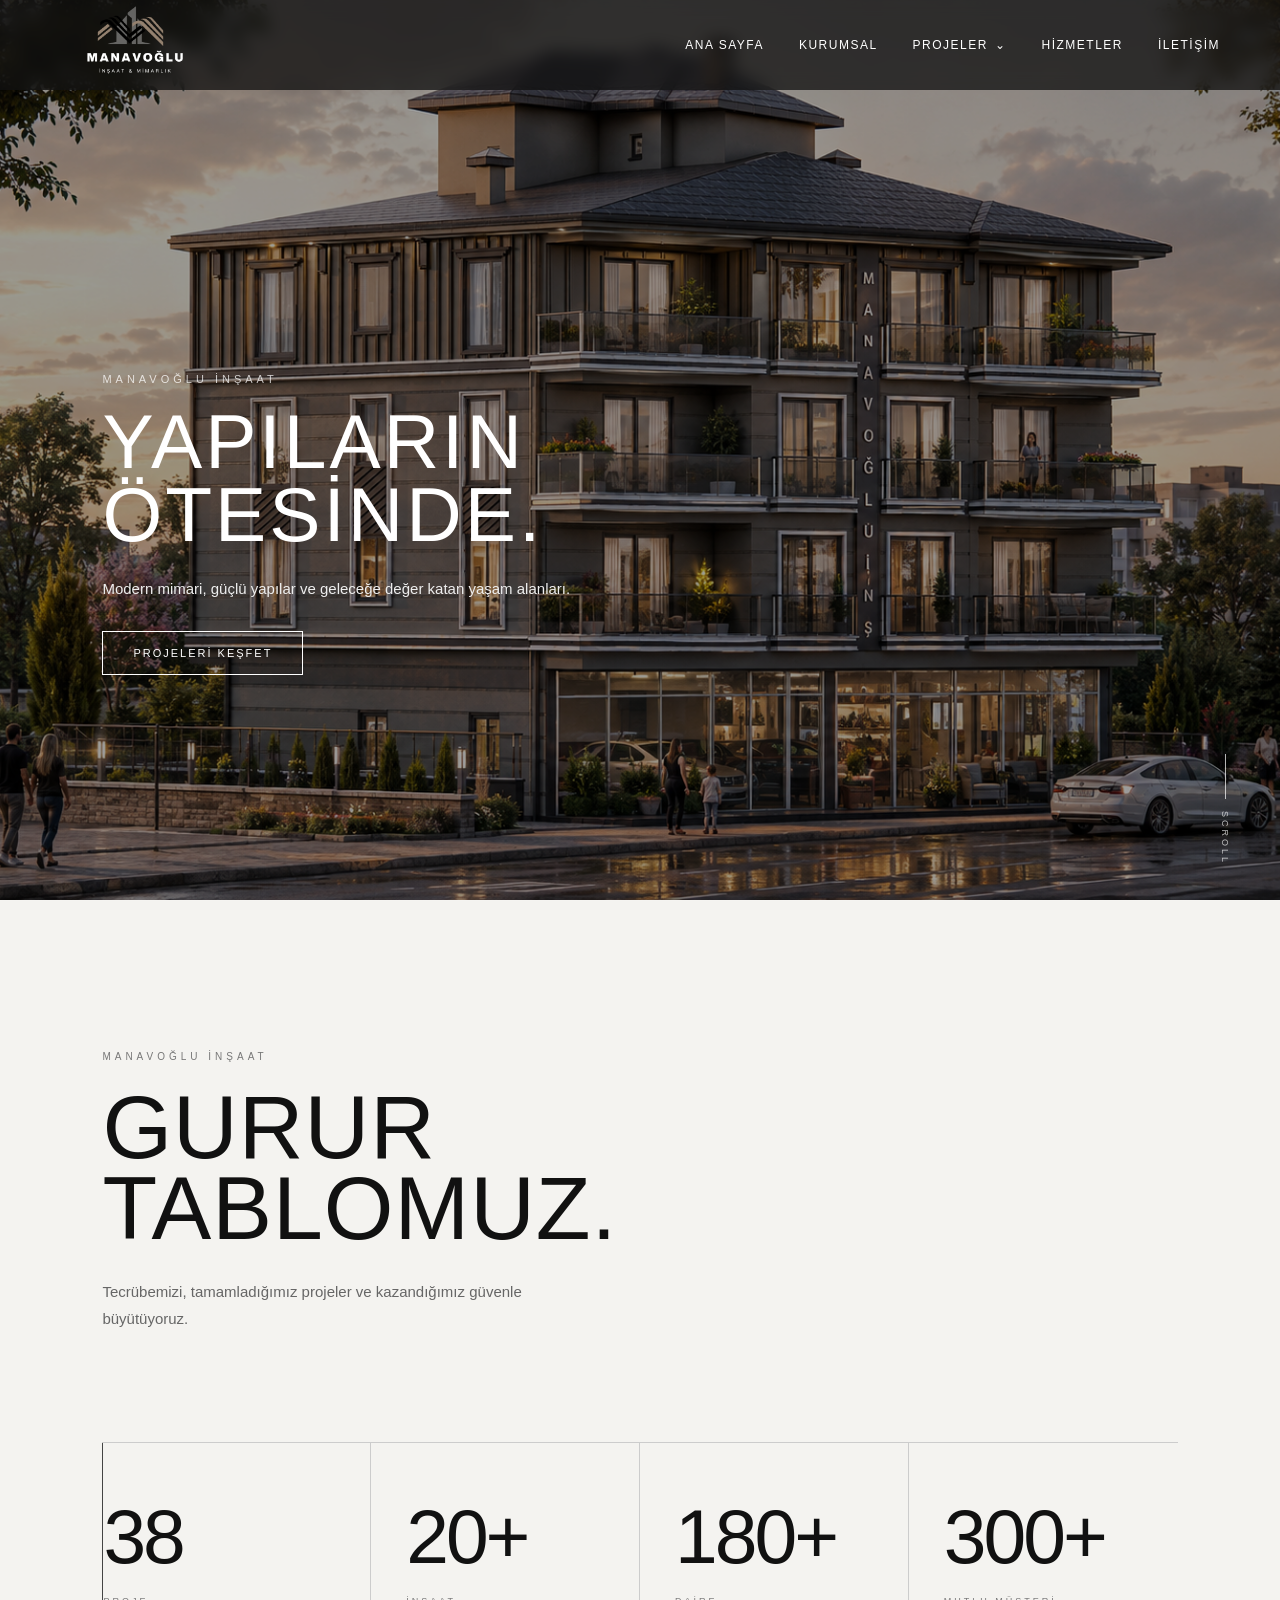
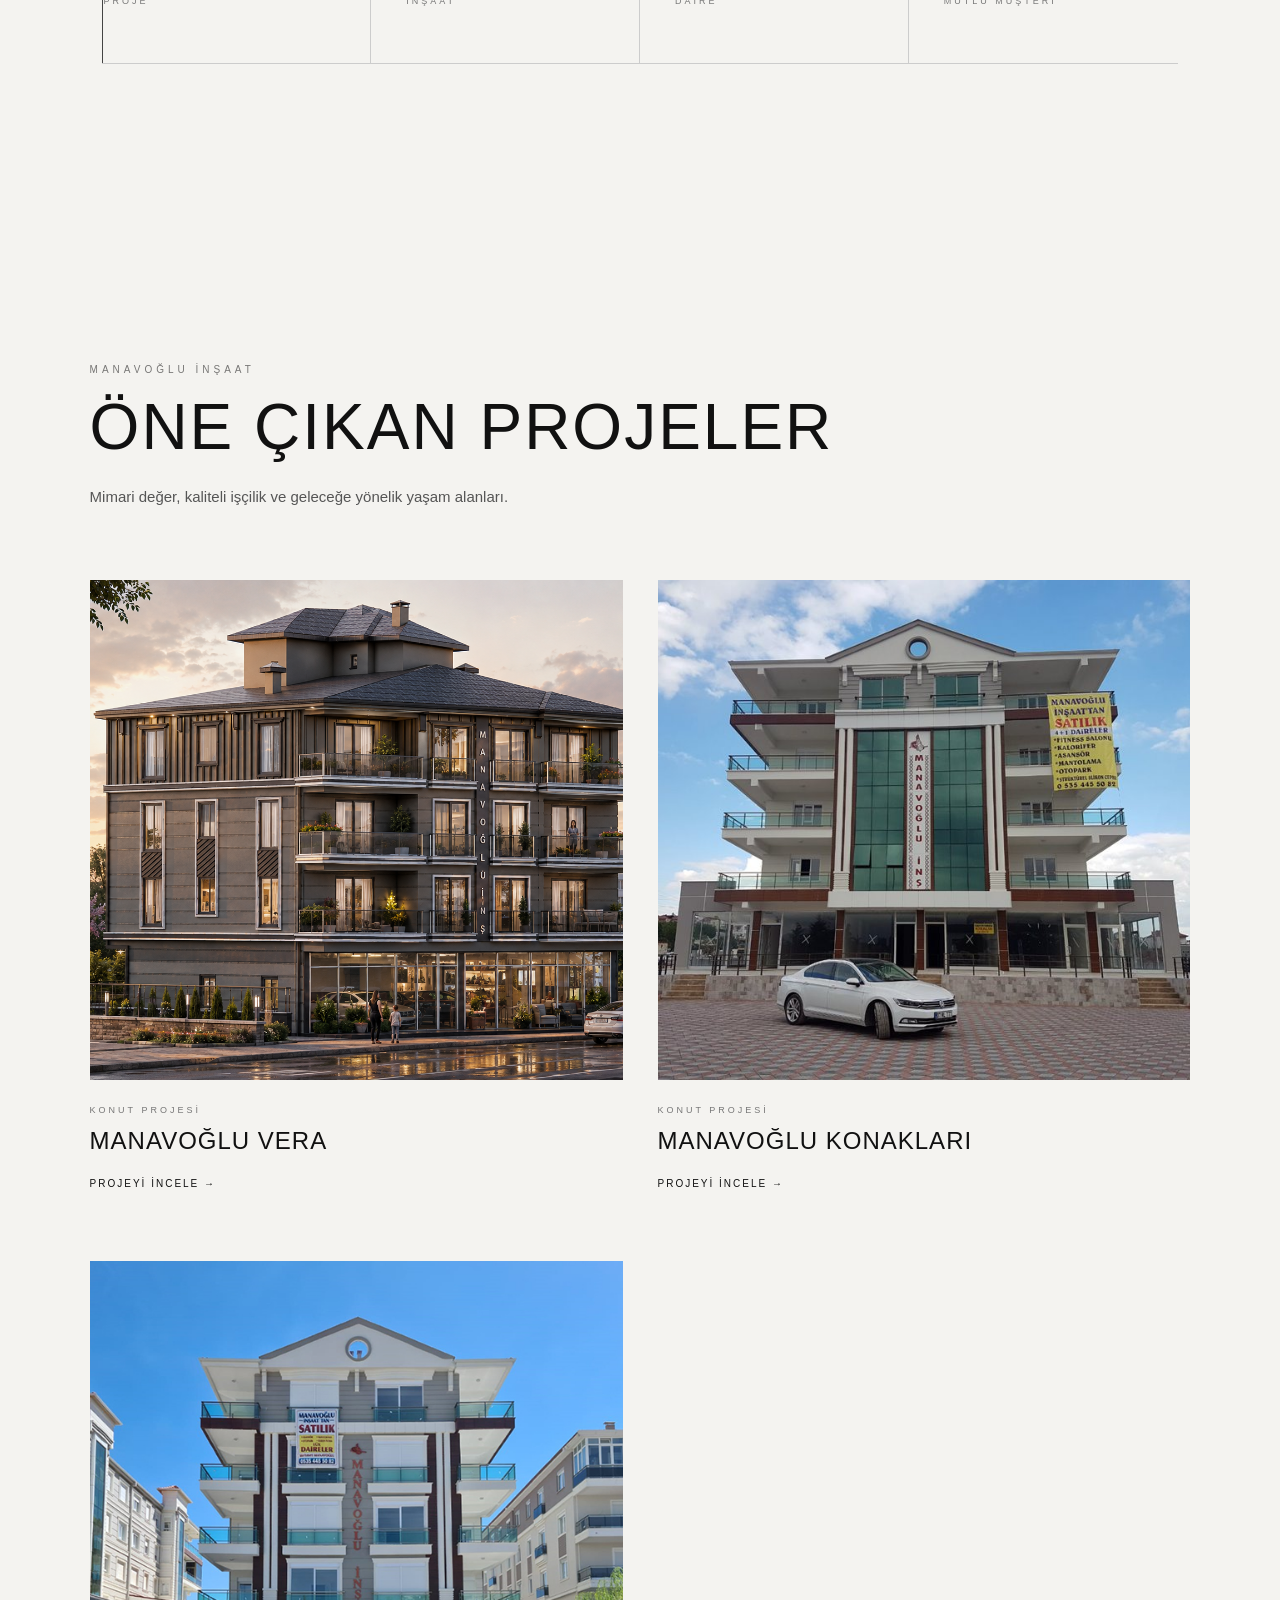
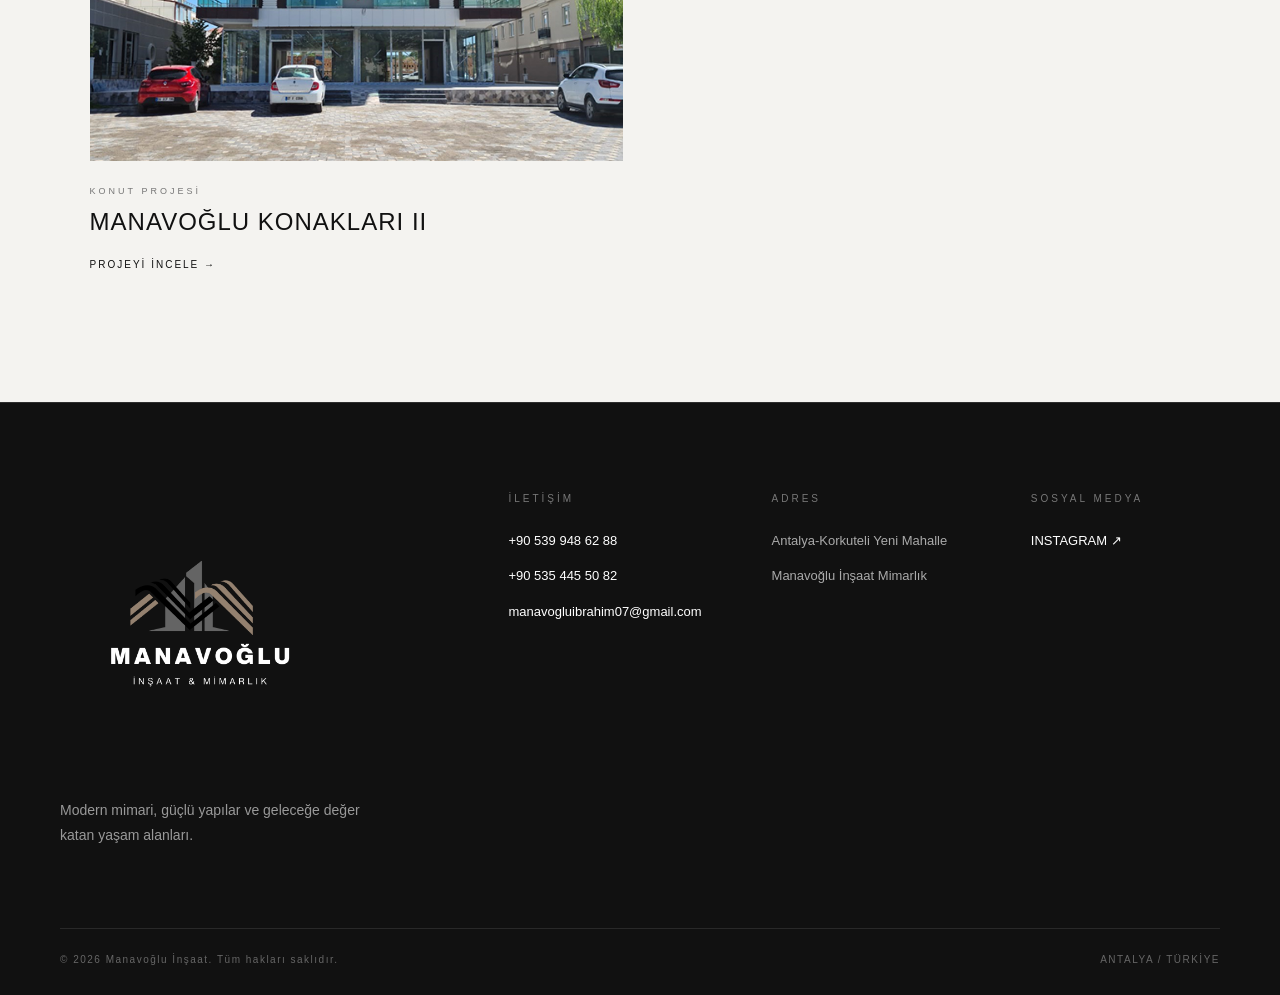
<file: index.html>
<!DOCTYPE html>
<html lang="tr">

<head>

    <meta charset="UTF-8">
    <meta name="viewport" content="width=device-width, initial-scale=1.0">

    <link rel="icon" type="image/png" href="./images/favicon.png">

    <title>Manavoğlu İnşaat</title>

    <link rel="stylesheet" href="css/style.css">

</head>


<body>


    <!-- =========================
         ÜST MENÜ
    ========================== -->

    <header class="navbar">


        <!-- LOGO -->

        <a href="index.html" class="logo">

            <img
                src="./images/manavoglu logo seffaf site icin.png"
                alt="Manavoğlu İnşaat"
            >

        </a>



        <!-- MASAÜSTÜ MENÜ -->

        <nav class="menu">


            <a href="index.html">
                ANA SAYFA
            </a>


            <a href="kurumsal.html">
                KURUMSAL
            </a>



            <!-- PROJELER -->

            <div class="menu-dropdown">


                <button
                    type="button"
                    class="projects-menu-button"
                    id="projectsMenuButton"
                >

                    PROJELER

                    <span class="dropdown-arrow">
                        ⌄
                    </span>

                </button>



                <div
                    class="dropdown-content"
                    id="projectsDropdown"
                >

                    <a href="projeler.html#devam-eden">
                        DEVAM EDEN PROJELER
                    </a>

                    <a href="projeler.html#tamamlanan">
                        TAMAMLANAN PROJELER
                    </a>

                </div>


            </div>



            <a href="#">
                HİZMETLER
            </a>


            <a href="#iletisim">
                İLETİŞİM
            </a>


        </nav>



        <!-- HAMBURGER -->

        <button
            class="hamburger"
            id="hamburger"
            type="button"
            aria-label="Menüyü aç"
        >

            <span></span>
            <span></span>
            <span></span>

        </button>



        <!-- MOBİL MENÜ -->

        <nav
            class="mobile-menu"
            id="mobileMenu"
        >


            <a href="index.html">
                ANA SAYFA
            </a>


            <a href="kurumsal.html">
                KURUMSAL
            </a>



            <!-- MOBİL PROJELER -->

            <div class="mobile-dropdown">


                <button
                    type="button"
                    class="mobile-dropdown-button"
                    id="mobileProjectsButton"
                >

                    PROJELER

                    <span class="dropdown-arrow">
                        ⌄
                    </span>

                </button>



                <div class="mobile-dropdown-content">


                    <a href="projeler.html#devam-eden">
                        DEVAM EDEN PROJELER
                    </a>


                    <a href="projeler.html#tamamlanan">
                        TAMAMLANAN PROJELER
                    </a>


                </div>


            </div>



            <a href="#">
                HİZMETLER
            </a>


            <a href="#iletisim">
                İLETİŞİM
            </a>


        </nav>


    </header>




    <main>



        <!-- =========================
             HERO
        ========================== -->

        <section class="hero">


            <img
                src="./images/hero.png"
                class="hero-image"
                alt="Manavoğlu İnşaat projesi"
            >


            <div class="hero-overlay"></div>



            <div class="hero-content">


                <p class="hero-small">
                    MANAVOĞLU İNŞAAT
                </p>


                <h1>
                    YAPILARIN<br>
                    ÖTESİNDE.
                </h1>


                <p class="hero-text">

                    Modern mimari, güçlü yapılar ve
                    geleceğe değer katan yaşam alanları.

                </p>


                <a
                    href="#projeler"
                    class="hero-button"
                >
                    PROJELERİ KEŞFET
                </a>


            </div>



            <div class="scroll-indicator">

                <span></span>

                SCROLL

            </div>


        </section>




        <!-- =========================
             GURUR TABLOMUZ
        ========================== -->

        <section class="stats-section">


            <!-- BAŞLIK -->

            <div class="stats-header">


                <p>
                    MANAVOĞLU İNŞAAT
                </p>


                <h2>

                    GURUR TABLOMUZ.<br>
                

                </h2>


                <span>

                    Tecrübemizi, tamamladığımız projeler ve
                    kazandığımız güvenle büyütüyoruz.

                </span>


            </div>



            <!-- RAKAMLAR -->

            <div class="stats-grid">


                <!-- PROJE -->

                <div class="stat-item">

                    <strong>
                        38
                    </strong>

                    <span>
                        PROJE
                    </span>

                </div>



                <!-- İNŞAAT -->

                <div class="stat-item">

                    <strong>
                        20+
                    </strong>

                    <span>
                        İNŞAAT
                    </span>

                </div>



                <!-- DAİRE -->

                <div class="stat-item">

                    <strong>
                        180+
                    </strong>

                    <span>
                        DAİRE
                    </span>

                </div>



                <!-- MUTLU MÜŞTERİ -->

                <div class="stat-item">

                    <strong>
                        300+
                    </strong>

                    <span>
                        MUTLU MÜŞTERİ
                    </span>

                </div>


            </div>


        </section>




        <!-- =========================
             ÖNE ÇIKAN PROJELER
        ========================== -->

        <section
            class="projects-section"
            id="projeler"
        >


            <div class="section-header">


                <p class="section-small">
                    MANAVOĞLU İNŞAAT
                </p>


                <h2>
                    ÖNE ÇIKAN PROJELER
                </h2>


                <p class="section-description">

                    Mimari değer, kaliteli işçilik ve
                    geleceğe yönelik yaşam alanları.

                </p>


            </div>




            <div class="projects-grid">



                <!-- =========================
                     PROJE 1
                ========================== -->

                <article class="project-card">


                    <div class="project-image">


                        <img
                            src="./images/hero.png"
                            alt="Manavoğlu Vera"
                        >


                    </div>



                    <div class="project-info">


                        <p>
                            KONUT PROJESİ
                        </p>


                        <h3>
                            MANAVOĞLU VERA
                        </h3>


                        <a href="projeler-tamamlanan-devam-eden/manavoglu-vera.html">

                            PROJEYİ İNCELE →

                        </a>


                    </div>


                </article>




                <!-- PROJE 2 -->

<article class="project-card">

    <div class="project-image">

        <img
            src="./images/manavoglu-konaklari.png"
            alt="Manavoğlu Konakları"
        >

    </div>

    <div class="project-info">

        <p>
            KONUT PROJESİ
        </p>

        <h3>
            MANAVOĞLU KONAKLARI
        </h3>

        <a href="#">
            PROJEYİ İNCELE →
        </a>

    </div>

</article>



                <!-- =========================
                     PROJE 3
                ========================== -->

                <article class="project-card">


                    <div class="project-image">


                        <img
                            src="./images/manavoglu-konaklari2.png"
                            alt="MANAVOĞLU KONAKLARI II"
                        >


                    </div>



                    <div class="project-info">


                        <p>
                            KONUT PROJESİ
                        </p>


                        <h3>
                            MANAVOĞLU KONAKLARI II
                        </h3>


                        <a href="#">

                            PROJEYİ İNCELE →

                        </a>


                    </div>


                </article>

            </div>


        </section>


    </main>




    <!-- =========================
         FOOTER
    ========================== -->

    <footer
        class="site-footer"
        id="iletisim"
    >


        <div class="footer-top">



            <!-- MARKA -->

            <div class="footer-brand">


                <div class="footer-logo">


                    <img
                        src="./images/manavoglu logo seffaf site icin.png"
                        alt="Manavoğlu İnşaat"
                    >


                </div>


                <p>

                    Modern mimari, güçlü yapılar ve
                    geleceğe değer katan yaşam alanları.

                </p>


            </div>




            <!-- İLETİŞİM -->

            <div class="footer-column">


                <h3>
                    İLETİŞİM
                </h3>


                <!-- İBRAHİM MANAVOĞLU -->

                <a href="tel:+905399486288">    

                    +90 539 948 62 88      

                </a>


                <!-- MEHMET MANAVOĞLU -->

                <a href="tel:+905354455082">

                    +90 535 445 50 82      
                    
                    

                                          

                </a>


                <a href="mailto:manavogluibrahim07@gmail.com">

                    manavogluibrahim07@gmail.com

                </a>


            </div>




            <!-- ADRES -->

            <div class="footer-column">


                <h3>
                    ADRES
                </h3>


                <p>
                     Antalya-Korkuteli Yeni Mahalle
                </p>


                <p>
                    Manavoğlu İnşaat Mimarlık
                </p>


            </div>




            <!-- SOSYAL MEDYA -->

            <div class="footer-column">


                <h3>
                    SOSYAL MEDYA
                </h3>


                <a
                    href="https://www.instagram.com"
                    target="_blank"
                    rel="noopener noreferrer"
                >

                    INSTAGRAM ↗

                </a>


            </div>


        </div>




        <!-- FOOTER ALT -->

        <div class="footer-bottom">


            <p>

                © 2026 Manavoğlu İnşaat.
                Tüm hakları saklıdır.

            </p>


            <p>
                ANTALYA / TÜRKİYE
            </p>


        </div>


    </footer>




    <!-- =========================
         JAVASCRIPT
    ========================== -->

    <script>


        /* =========================
           HAMBURGER MENÜ
        ========================== */

        const hamburger =
            document.getElementById("hamburger");

        const mobileMenu =
            document.getElementById("mobileMenu");


        hamburger.addEventListener(
            "click",
            function () {

                hamburger.classList.toggle("active");

                mobileMenu.classList.toggle("active");

            }
        );




        /* =========================
           MASAÜSTÜ PROJELER MENÜSÜ
        ========================== */

        const projectsMenuButton =
            document.getElementById(
                "projectsMenuButton"
            );


        const projectsDropdown =
            document.getElementById(
                "projectsDropdown"
            );



        projectsMenuButton.addEventListener(
            "click",
            function (event) {

                event.preventDefault();

                event.stopPropagation();


                projectsDropdown.classList.toggle(
                    "open"
                );


                projectsMenuButton.classList.toggle(
                    "open"
                );

            }
        );



        /* SAYFANIN BAŞKA YERİNE
           TIKLAYINCA DROPDOWN KAPANIR */

        document.addEventListener(
            "click",
            function (event) {


                if (
                    !event.target.closest(
                        ".menu-dropdown"
                    )
                ) {


                    projectsDropdown.classList.remove(
                        "open"
                    );


                    projectsMenuButton.classList.remove(
                        "open"
                    );

                }

            }
        );




        /* =========================
           MOBİL PROJELER MENÜSÜ
        ========================== */

        const mobileProjectsButton =
            document.getElementById(
                "mobileProjectsButton"
            );


        const mobileDropdown =
            document.querySelector(
                ".mobile-dropdown"
            );



        mobileProjectsButton.addEventListener(
            "click",
            function () {

                mobileDropdown.classList.toggle(
                    "open"
                );

            }
        );




        /* =========================
           MOBİL LİNKLERE TIKLAYINCA
           MENÜ KAPANSIN
        ========================== */

        const mobileLinks =
            document.querySelectorAll(
                ".mobile-menu a"
            );



        mobileLinks.forEach(
            function (link) {


                link.addEventListener(
                    "click",
                    function () {


                        hamburger.classList.remove(
                            "active"
                        );


                        mobileMenu.classList.remove(
                            "active"
                        );


                    }
                );


            }
        );


    </script>


</body>

</html>
</file>
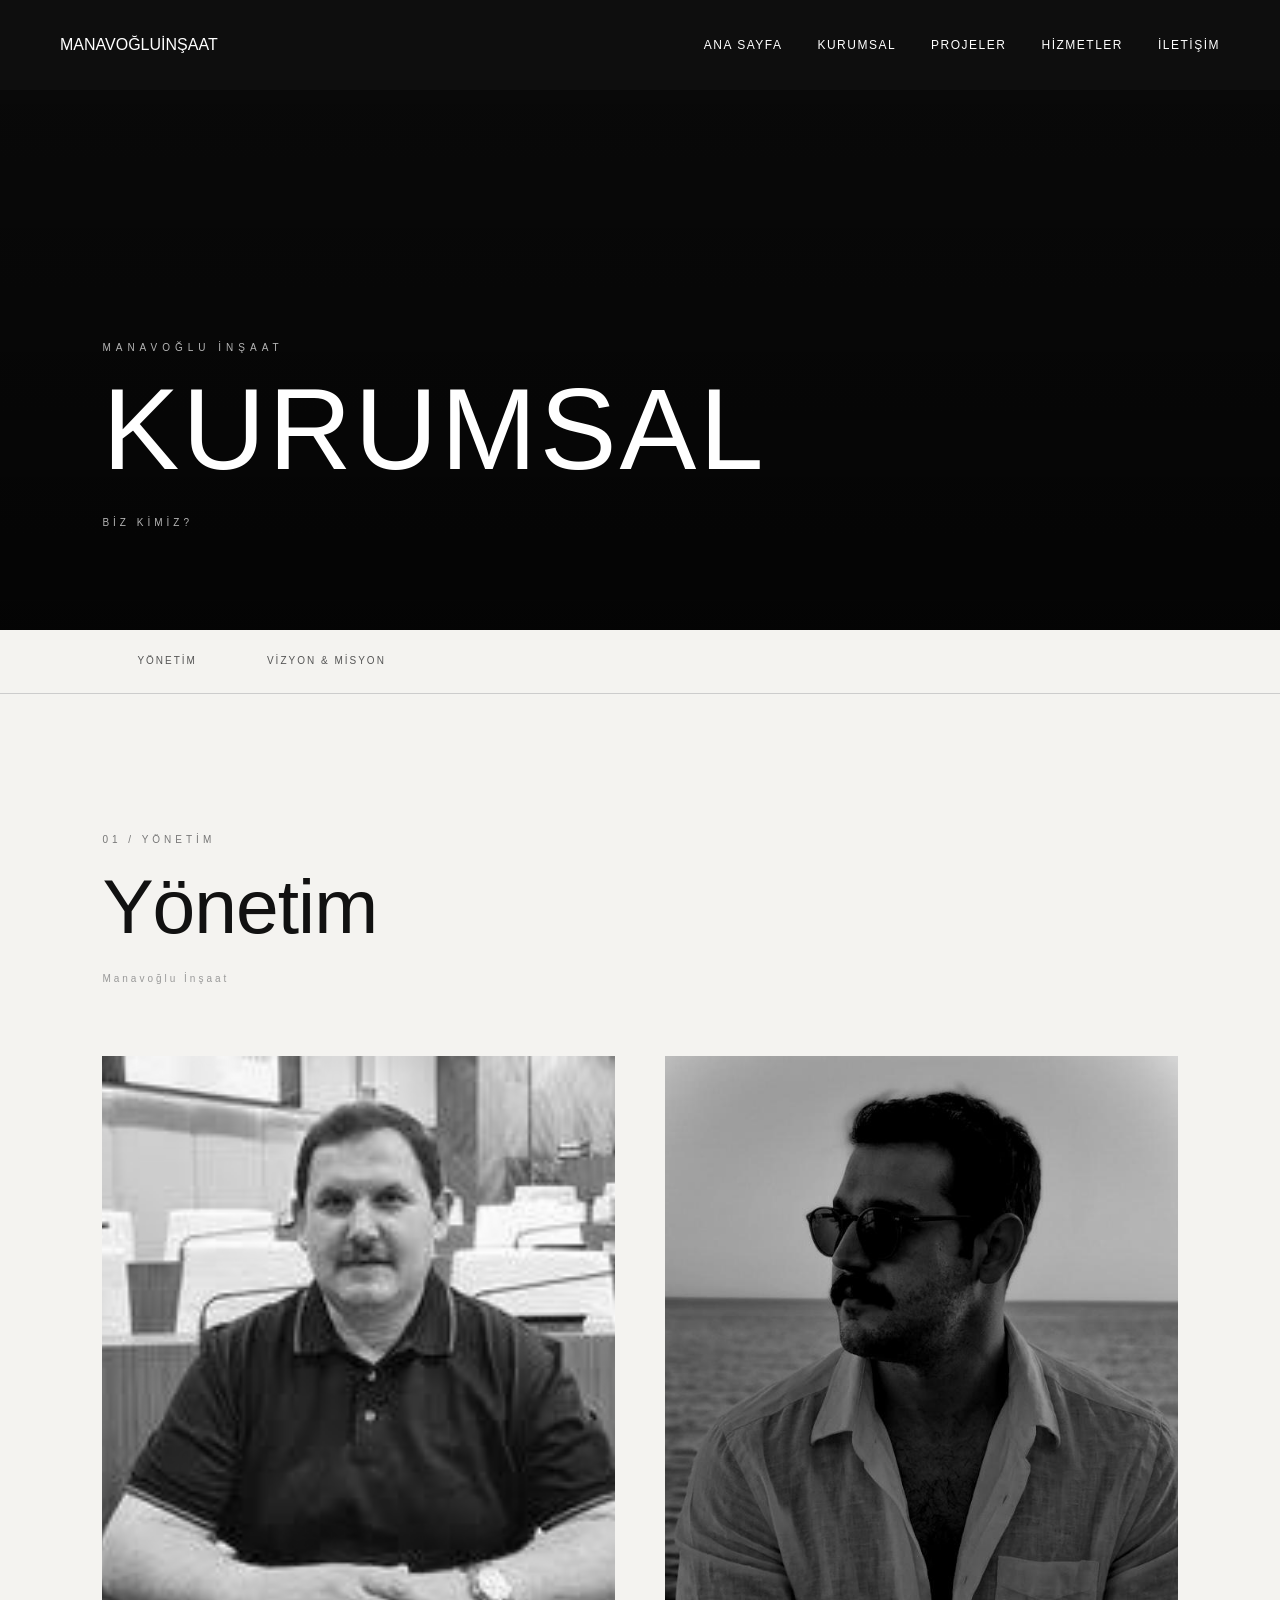
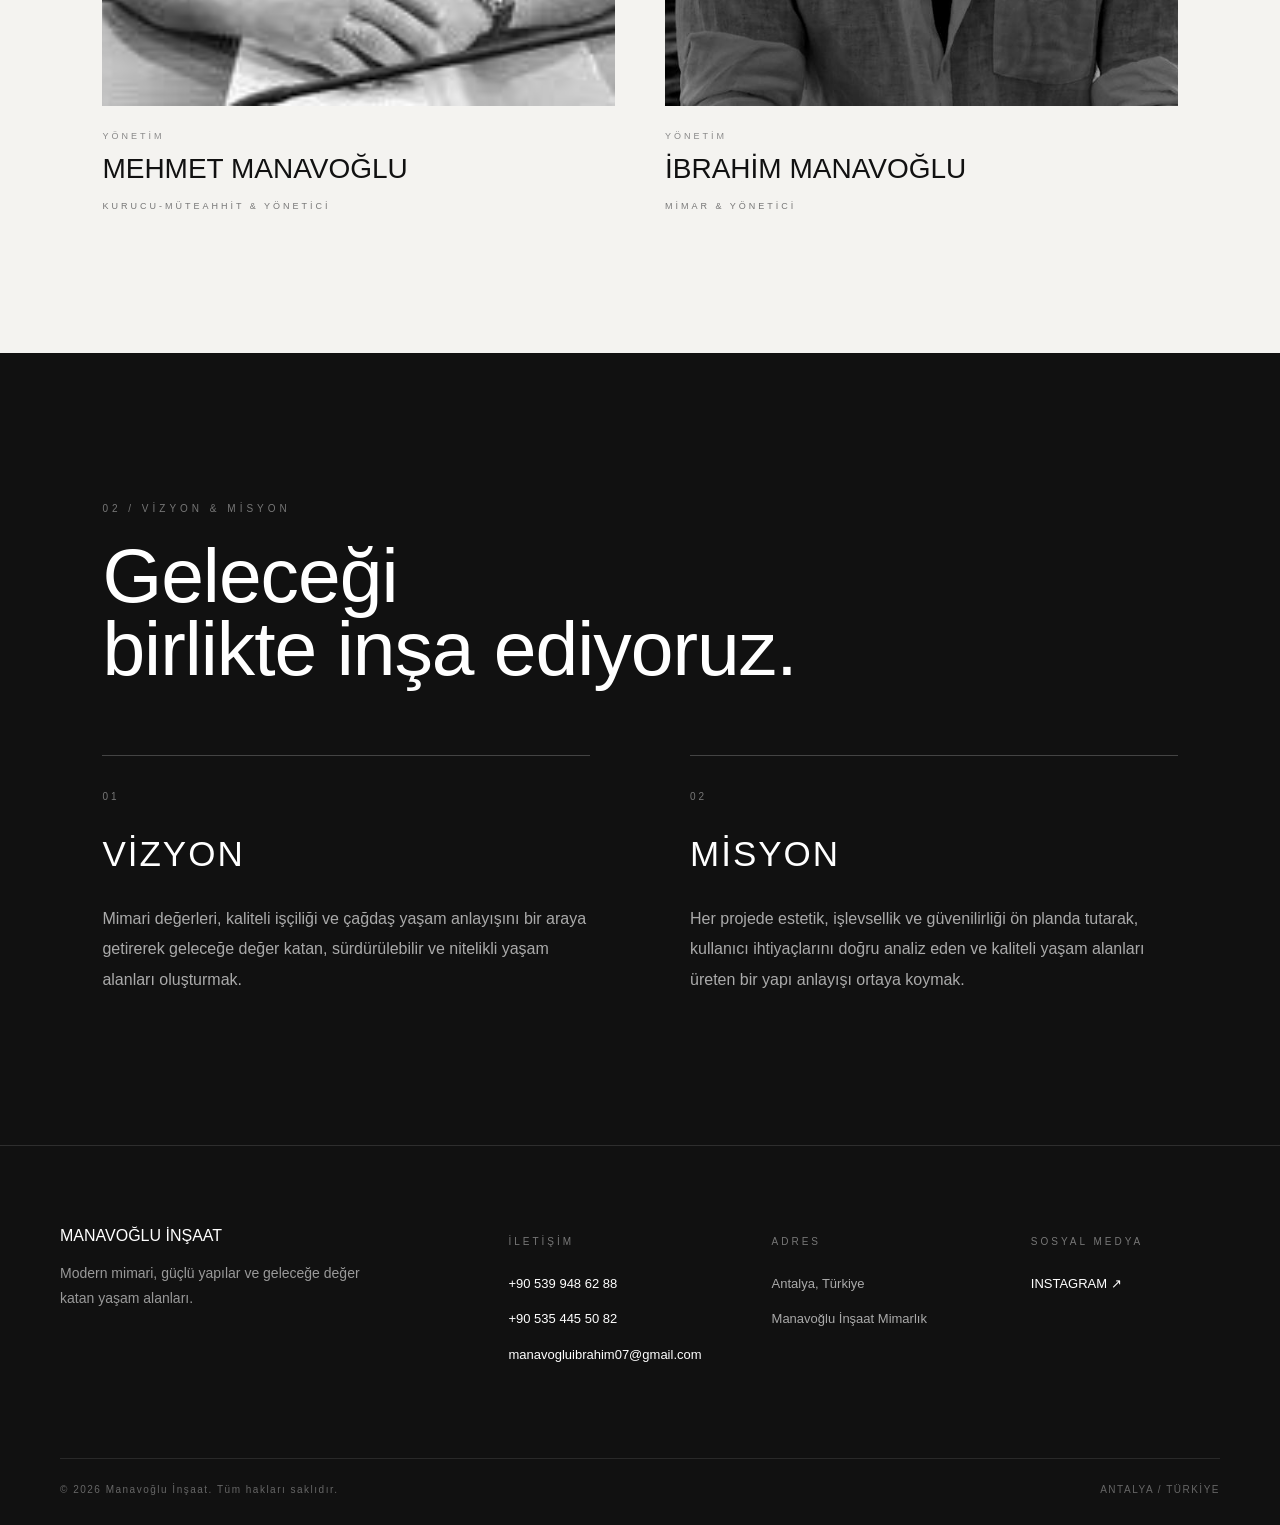
<file: kurumsal.html>
<!DOCTYPE html>
<html lang="tr">

<head>

    <meta charset="UTF-8">

    <meta
        name="viewport"
        content="width=device-width, initial-scale=1.0"
    >

    <title>Kurumsal | Manavoğlu İnşaat</title>

    <link
        rel="stylesheet"
        href="css/style.css"
    >

</head>


<body>


<!-- =====================================
     HEADER
===================================== -->

<header class="navbar">

    <div class="logo">

        MANAVOĞLU

        <span>
            İNŞAAT
        </span>

    </div>


    <nav class="menu">

        <a href="index.html">
            ANA SAYFA
        </a>

        <a href="kurumsal.html">
            KURUMSAL
        </a>

        <a href="index.html#projects">
            PROJELER
        </a>

        <a href="#">
            HİZMETLER
        </a>

        <a href="#">
            İLETİŞİM
        </a>

    </nav>

</header>



<main>


<!-- =====================================
     KURUMSAL HERO
===================================== -->

<section class="corporate-hero">

    <div class="corporate-hero-content">

        <p>
            MANAVOĞLU İNŞAAT
        </p>

        <h1>
            KURUMSAL
        </h1>

        <span>
            BİZ KİMİZ?
        </span>

    </div>

</section>



<!-- =====================================
     KURUMSAL NAVİGASYON
===================================== -->

<section class="corporate-tabs">

    <a href="#yonetim">
        YÖNETİM
    </a>

    <a href="#vizyon-misyon">
        VİZYON & MİSYON
    </a>

</section>



<!-- =====================================
     YÖNETİM
===================================== -->

<section
    class="management-section"
    id="yonetim"
>


    <div class="corporate-section-header">

        <p>
            01 / YÖNETİM
        </p>

        <h2>
            Yönetim
        </h2>

        <span>
            Manavoğlu İnşaat
        </span>

    </div>



    <div class="management-grid">


        <!-- SEN -->

        <article class="manager-card">

            <div class="manager-image">

                <img
                    src="images/baba.jpg"
                    alt="Manavoğlu İnşaat Yönetimi"
                >

            </div>


            <div class="manager-info">

                <p>
                    YÖNETİM
                </p>

                <h3>
                    MEHMET MANAVOĞLU
                </h3>

                <span>
                    KURUCU-MÜTEAHHİT & YÖNETİCİ
                </span>

            </div>

        </article>



        <!-- BABA -->

        <article class="manager-card">

            <div class="manager-image">

                <img
                    src="images/sen.jpg"
                    alt="Manavoğlu İnşaat Yönetimi"
                >

            </div>


            <div class="manager-info">

                <p>
                    YÖNETİM
                </p>

                <h3>
                    İBRAHİM MANAVOĞLU
                </h3>

                <span>
                    MİMAR & YÖNETİCİ 
                </span>

            </div>

        </article>


    </div>

</section>



<!-- =====================================
     VİZYON & MİSYON
===================================== -->

<section
    class="vision-mission-section"
    id="vizyon-misyon"
>


    <div class="corporate-section-header">

        <p>
            02 / VİZYON & MİSYON
        </p>

        <h2>
            Geleceği<br>
            birlikte inşa ediyoruz.
        </h2>

    </div>



    <div class="vision-mission-grid">


        <!-- VİZYON -->

        <article class="vision-mission-card">

            <span>
                01
            </span>

            <h3>
                VİZYON
            </h3>

            <p>
                Mimari değerleri, kaliteli işçiliği
                ve çağdaş yaşam anlayışını bir araya
                getirerek geleceğe değer katan,
                sürdürülebilir ve nitelikli yaşam
                alanları oluşturmak.
            </p>

        </article>



        <!-- MİSYON -->

        <article class="vision-mission-card">

            <span>
                02
            </span>

            <h3>
                MİSYON
            </h3>

            <p>
                Her projede estetik, işlevsellik ve
                güvenilirliği ön planda tutarak,
                kullanıcı ihtiyaçlarını doğru analiz
                eden ve kaliteli yaşam alanları
                üreten bir yapı anlayışı ortaya
                koymak.
            </p>

        </article>


    </div>

</section>



<!-- =====================================
     FOOTER
===================================== -->

<footer class="site-footer">

    <div class="footer-top">


        <div class="footer-brand">

            <div class="footer-logo">

                MANAVOĞLU

                <span>
                    İNŞAAT
                </span>

            </div>


            <p>
                Modern mimari, güçlü yapılar ve
                geleceğe değer katan yaşam alanları.
            </p>

        </div>



        <div class="footer-column">

            <h3>
                İLETİŞİM
            </h3>

            <a href="tel:+905399486288">
                +90 539 948 62 88
            </a>

            <a href="tel:+905354455082">
                +90 535 445 50 82
            </a>

            <a href="mailto:manavogluibrahim07@gmail.com">
                manavogluibrahim07@gmail.com
            </a>

        </div>



        <div class="footer-column">

            <h3>
                ADRES
            </h3>

            <p>
                Antalya, Türkiye
            </p>

            <p>
                Manavoğlu İnşaat Mimarlık            </p>

        </div>



        <div class="footer-column">

            <h3>
                SOSYAL MEDYA
            </h3>

            <a
                href="https://www.instagram.com/"
                target="_blank"
                rel="noopener noreferrer"
            >
                INSTAGRAM ↗
            </a>

        </div>


    </div>



    <div class="footer-bottom">

        <p>
            © 2026 Manavoğlu İnşaat. Tüm hakları saklıdır.
        </p>

        <p>
            ANTALYA / TÜRKİYE
        </p>

    </div>

</footer>


</main>

</body>

</html>
</file>
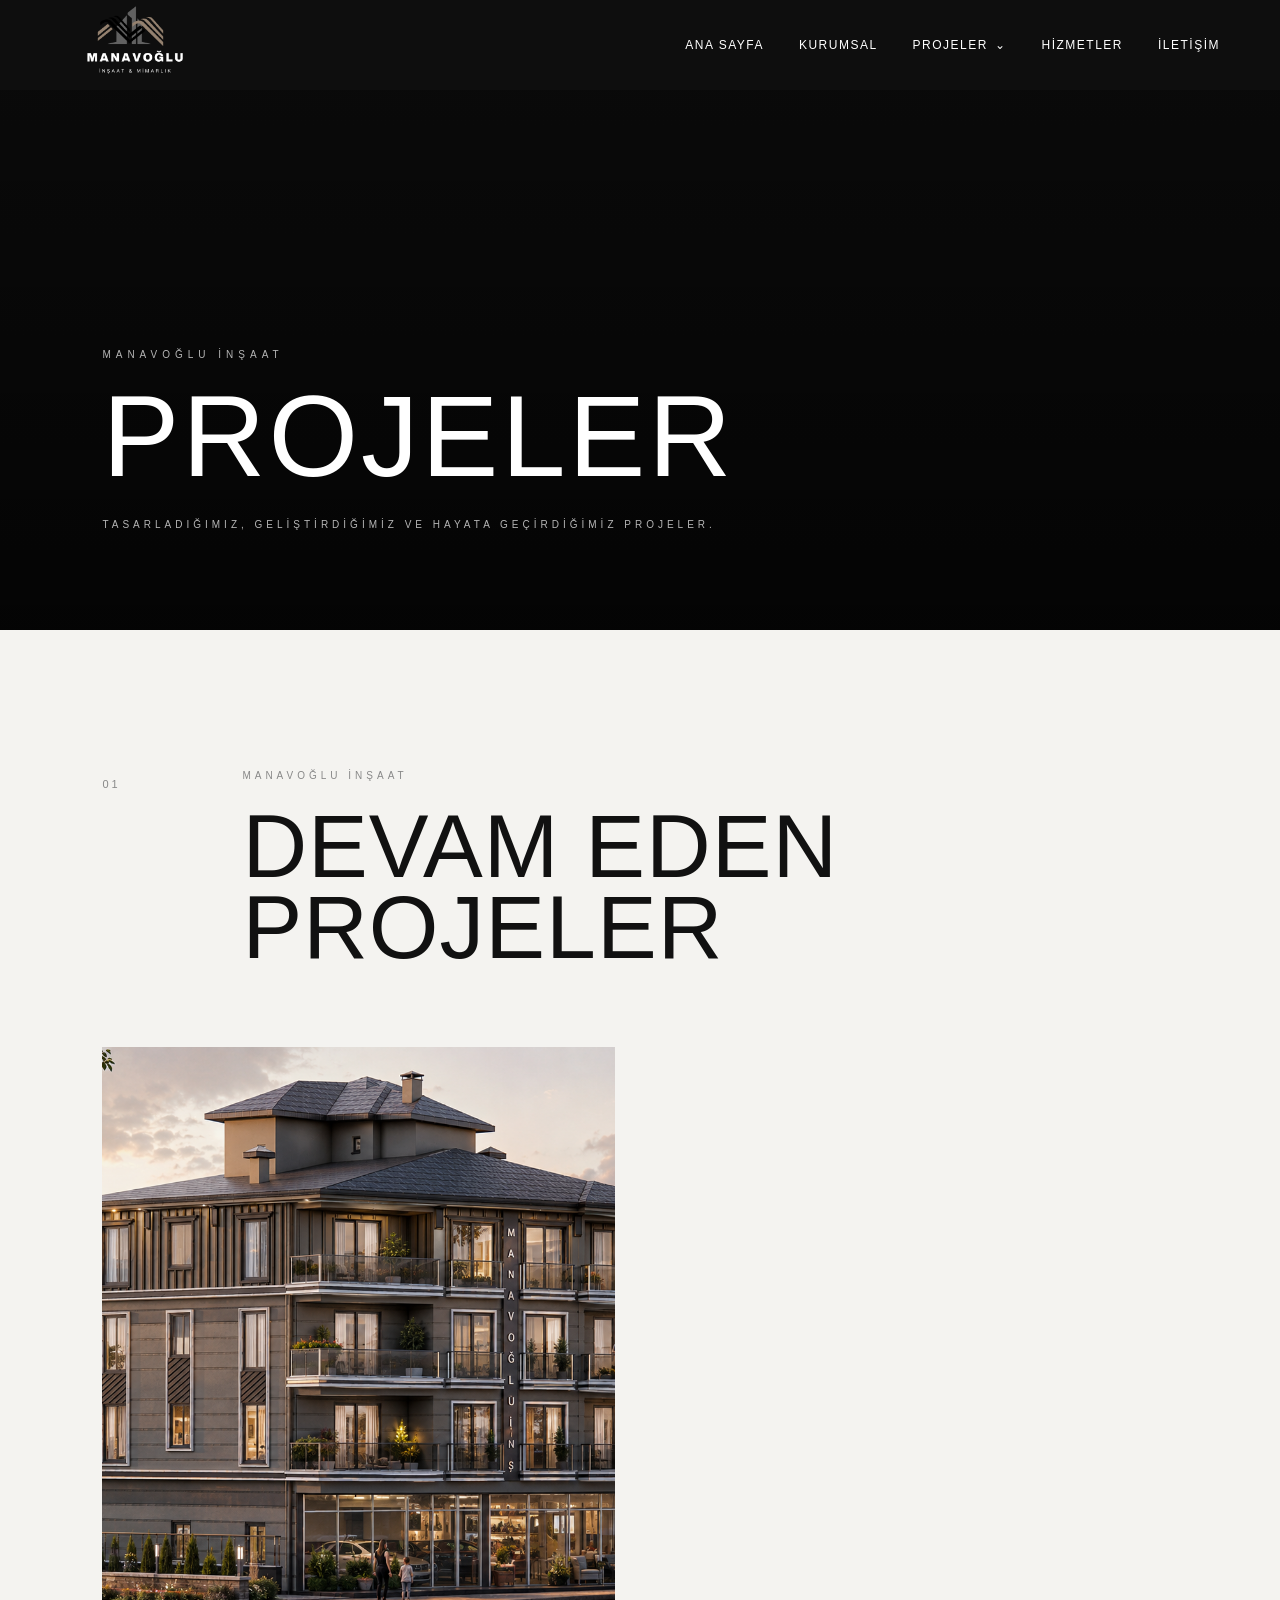
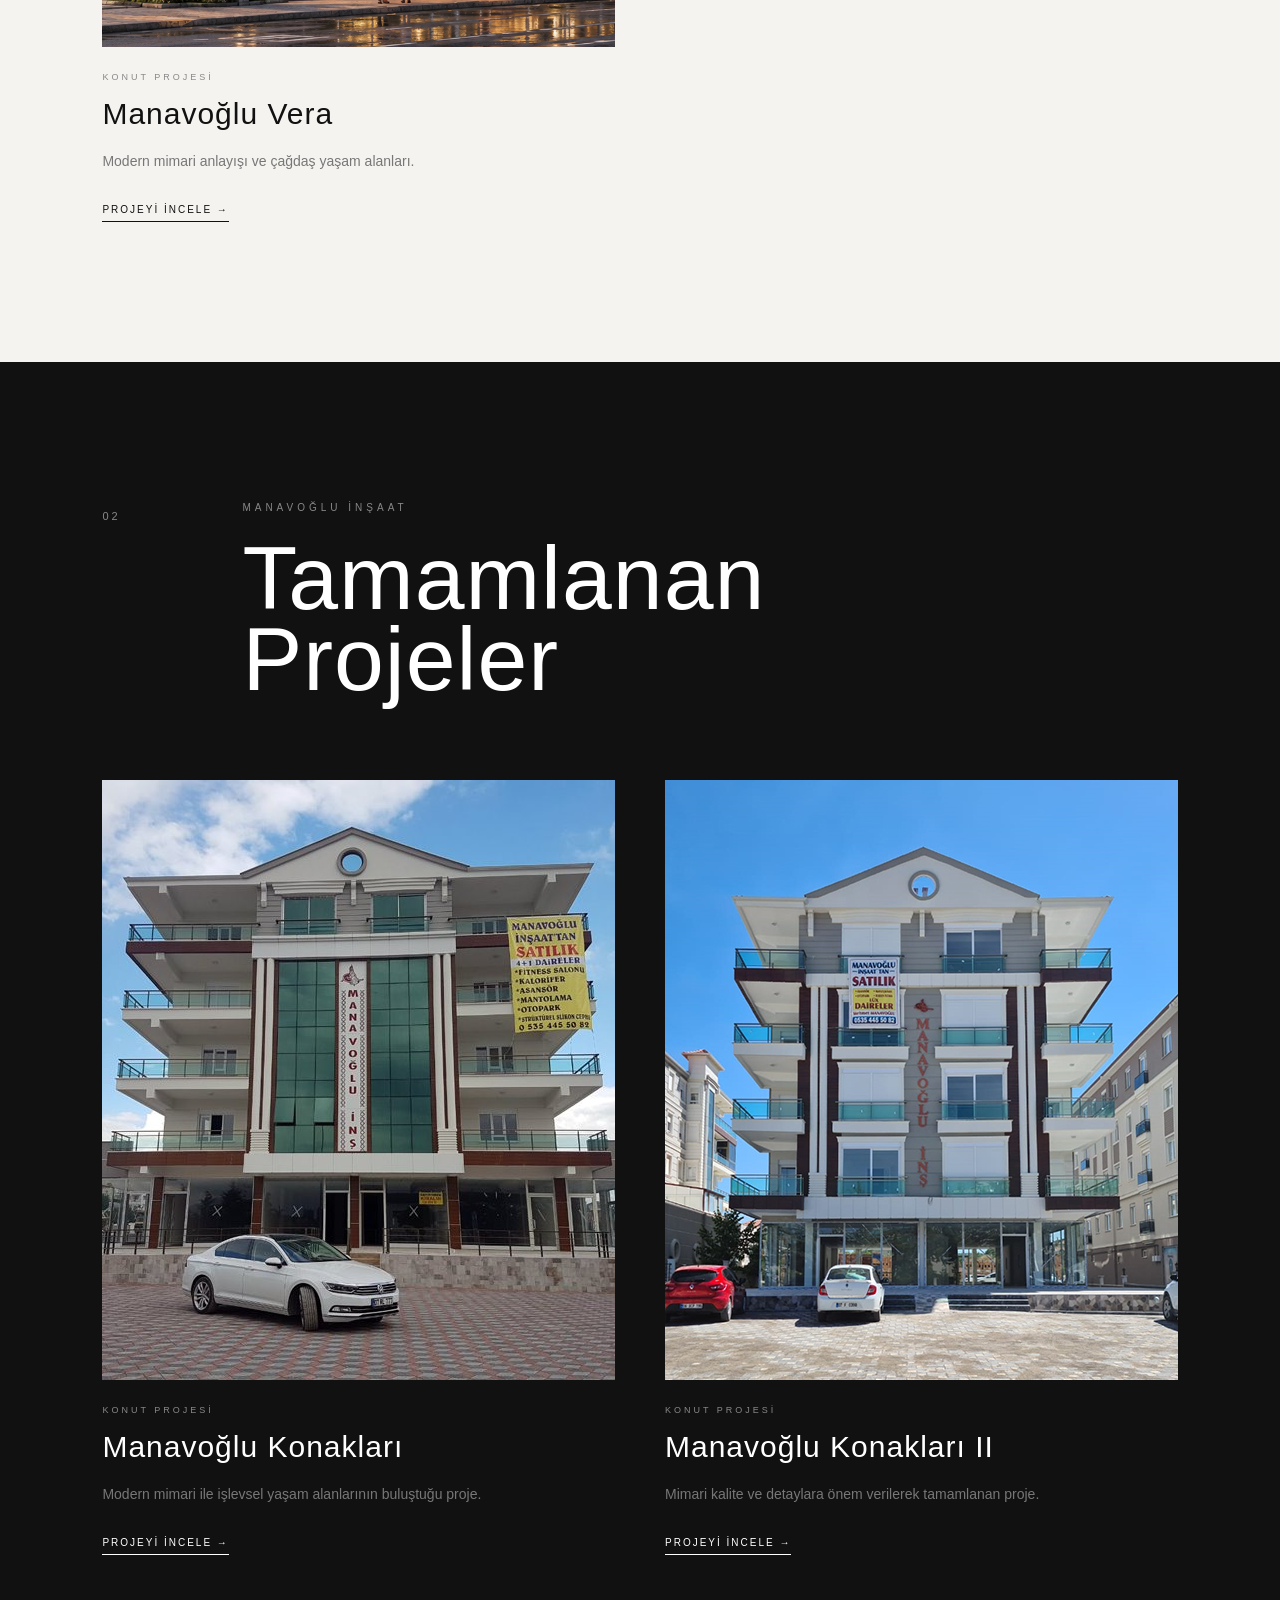
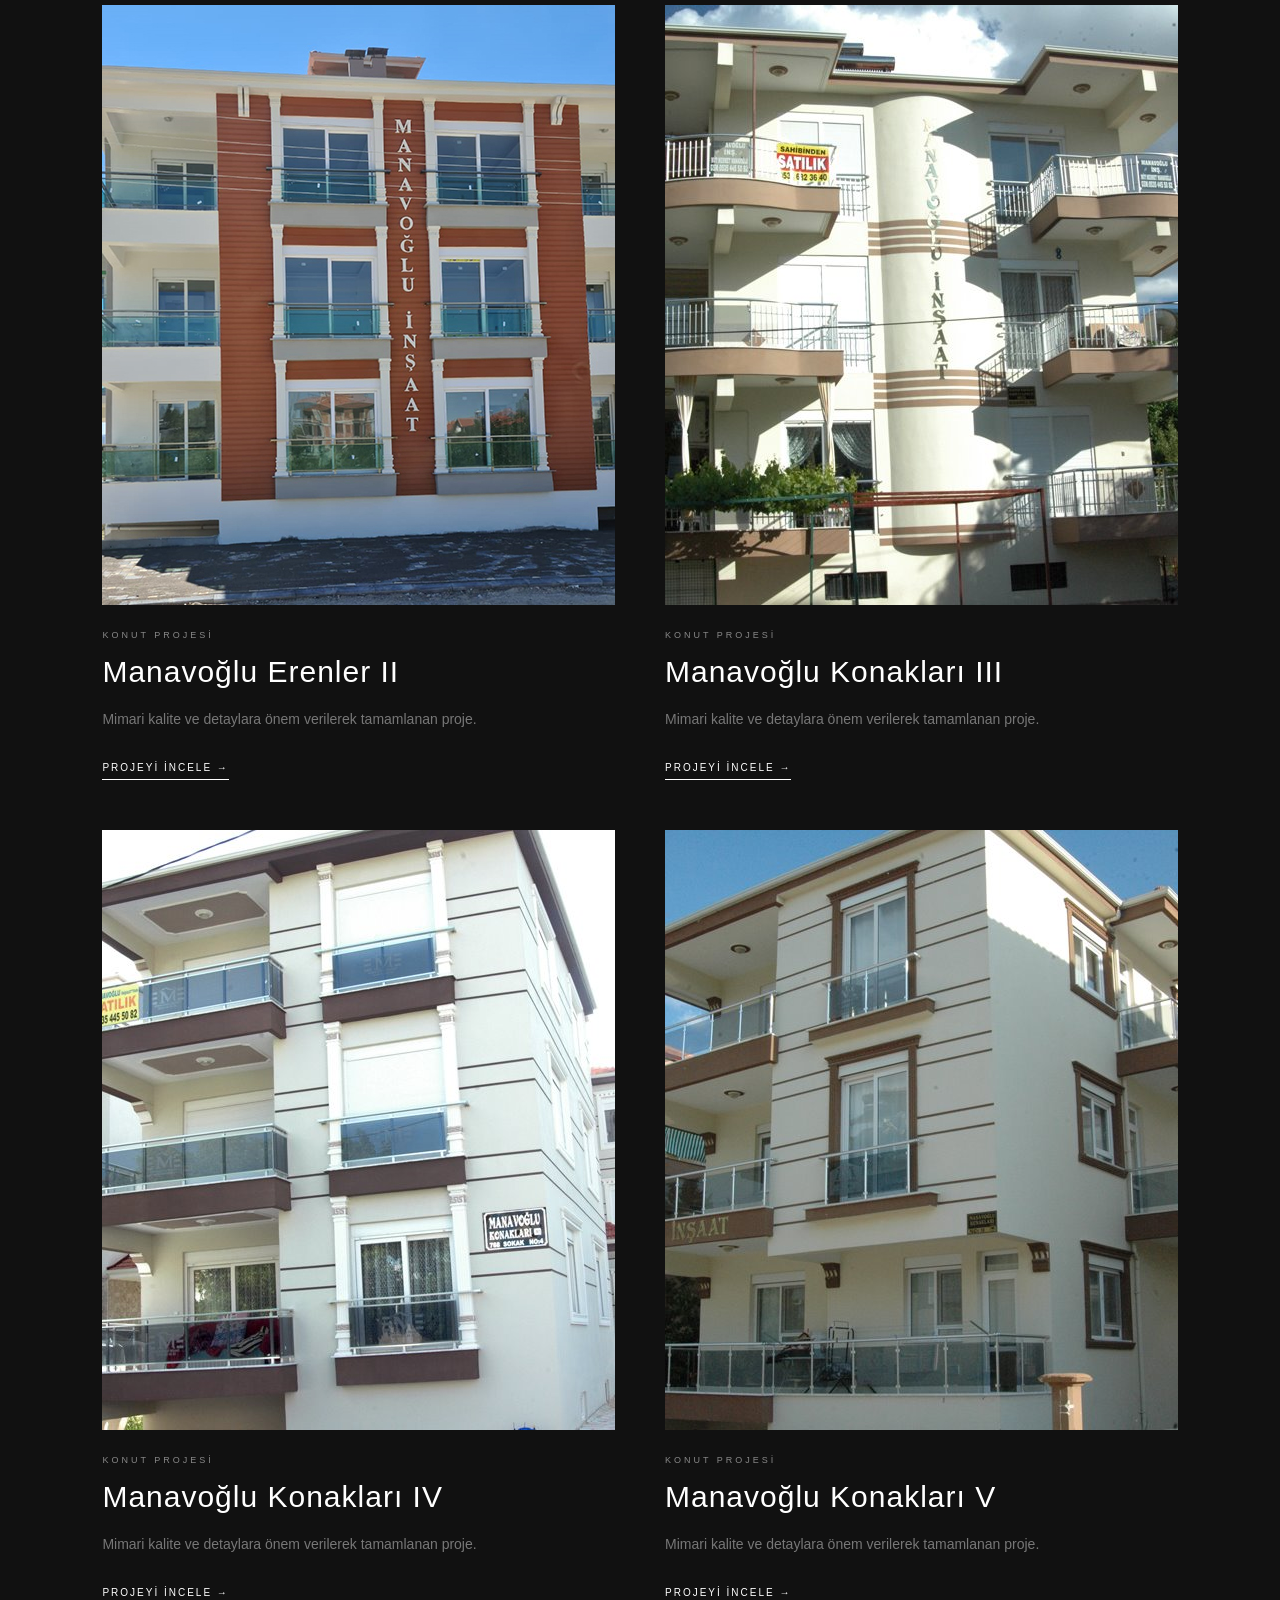
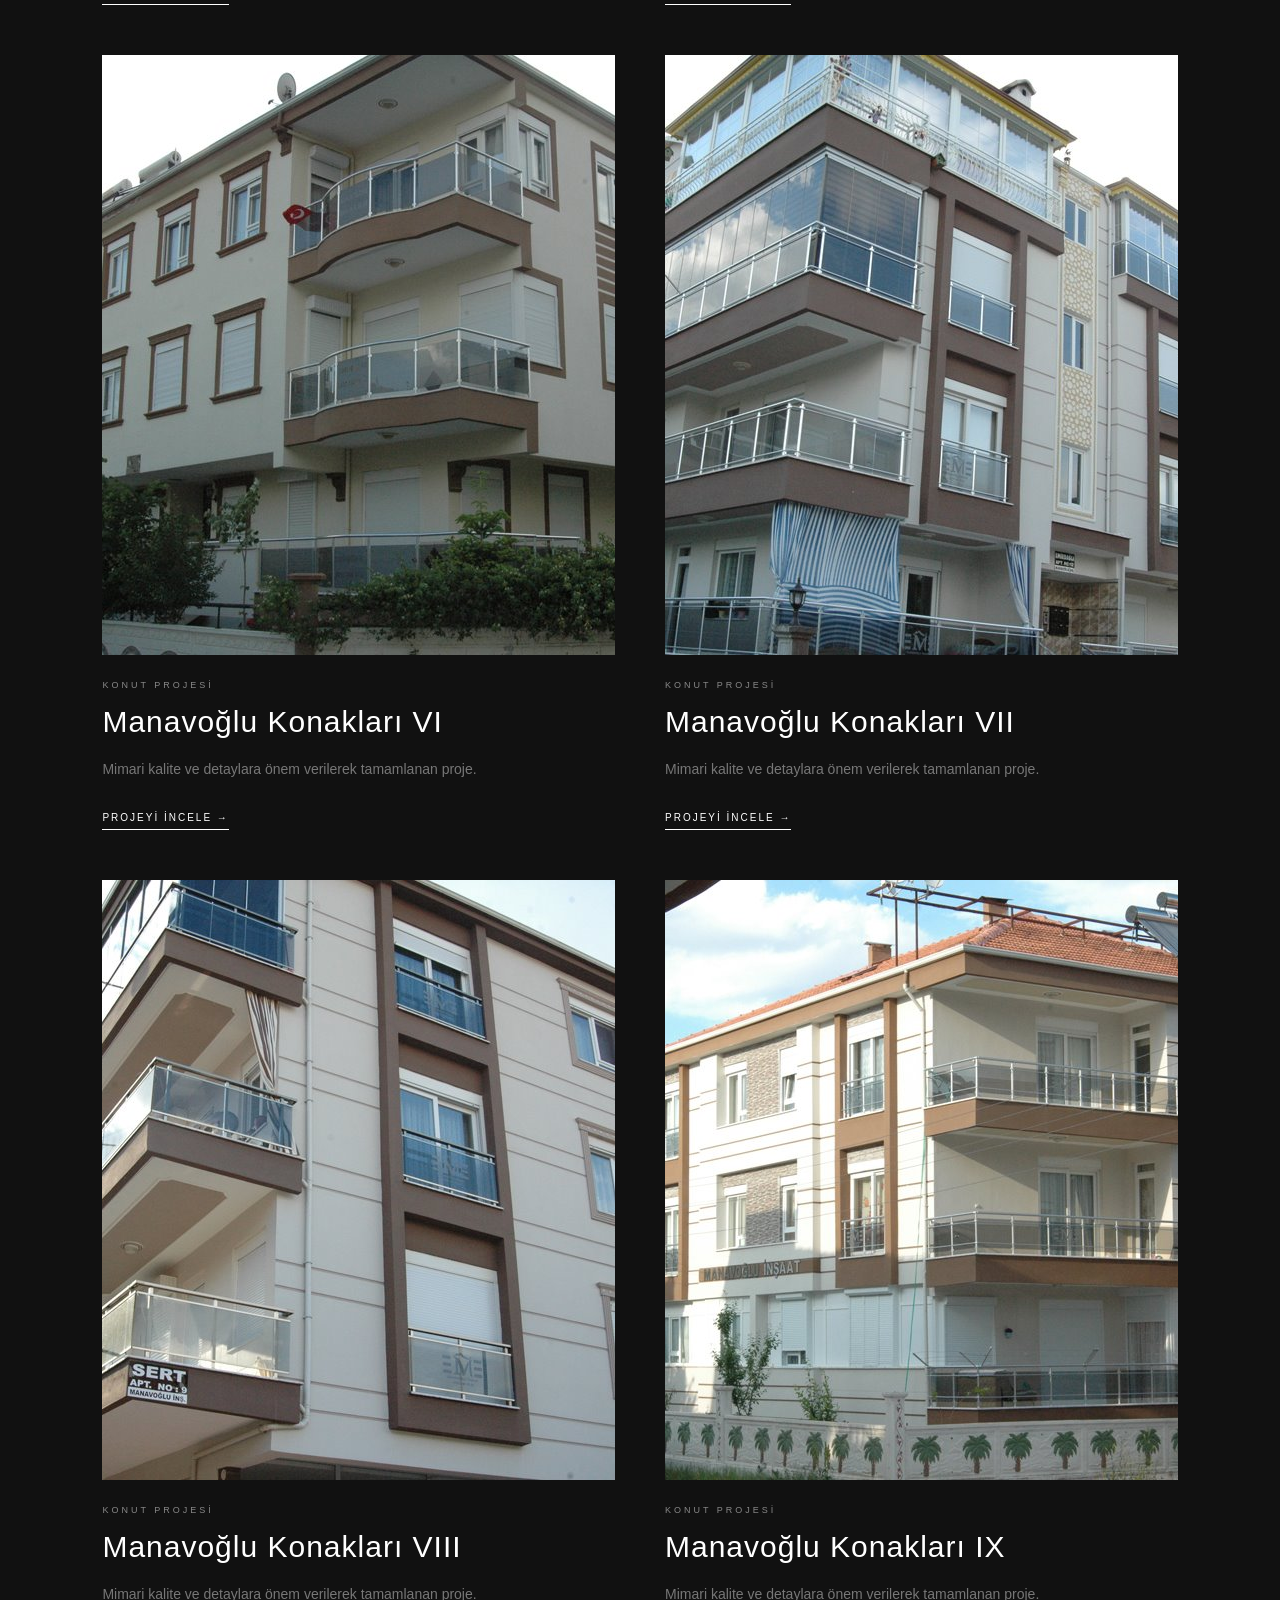
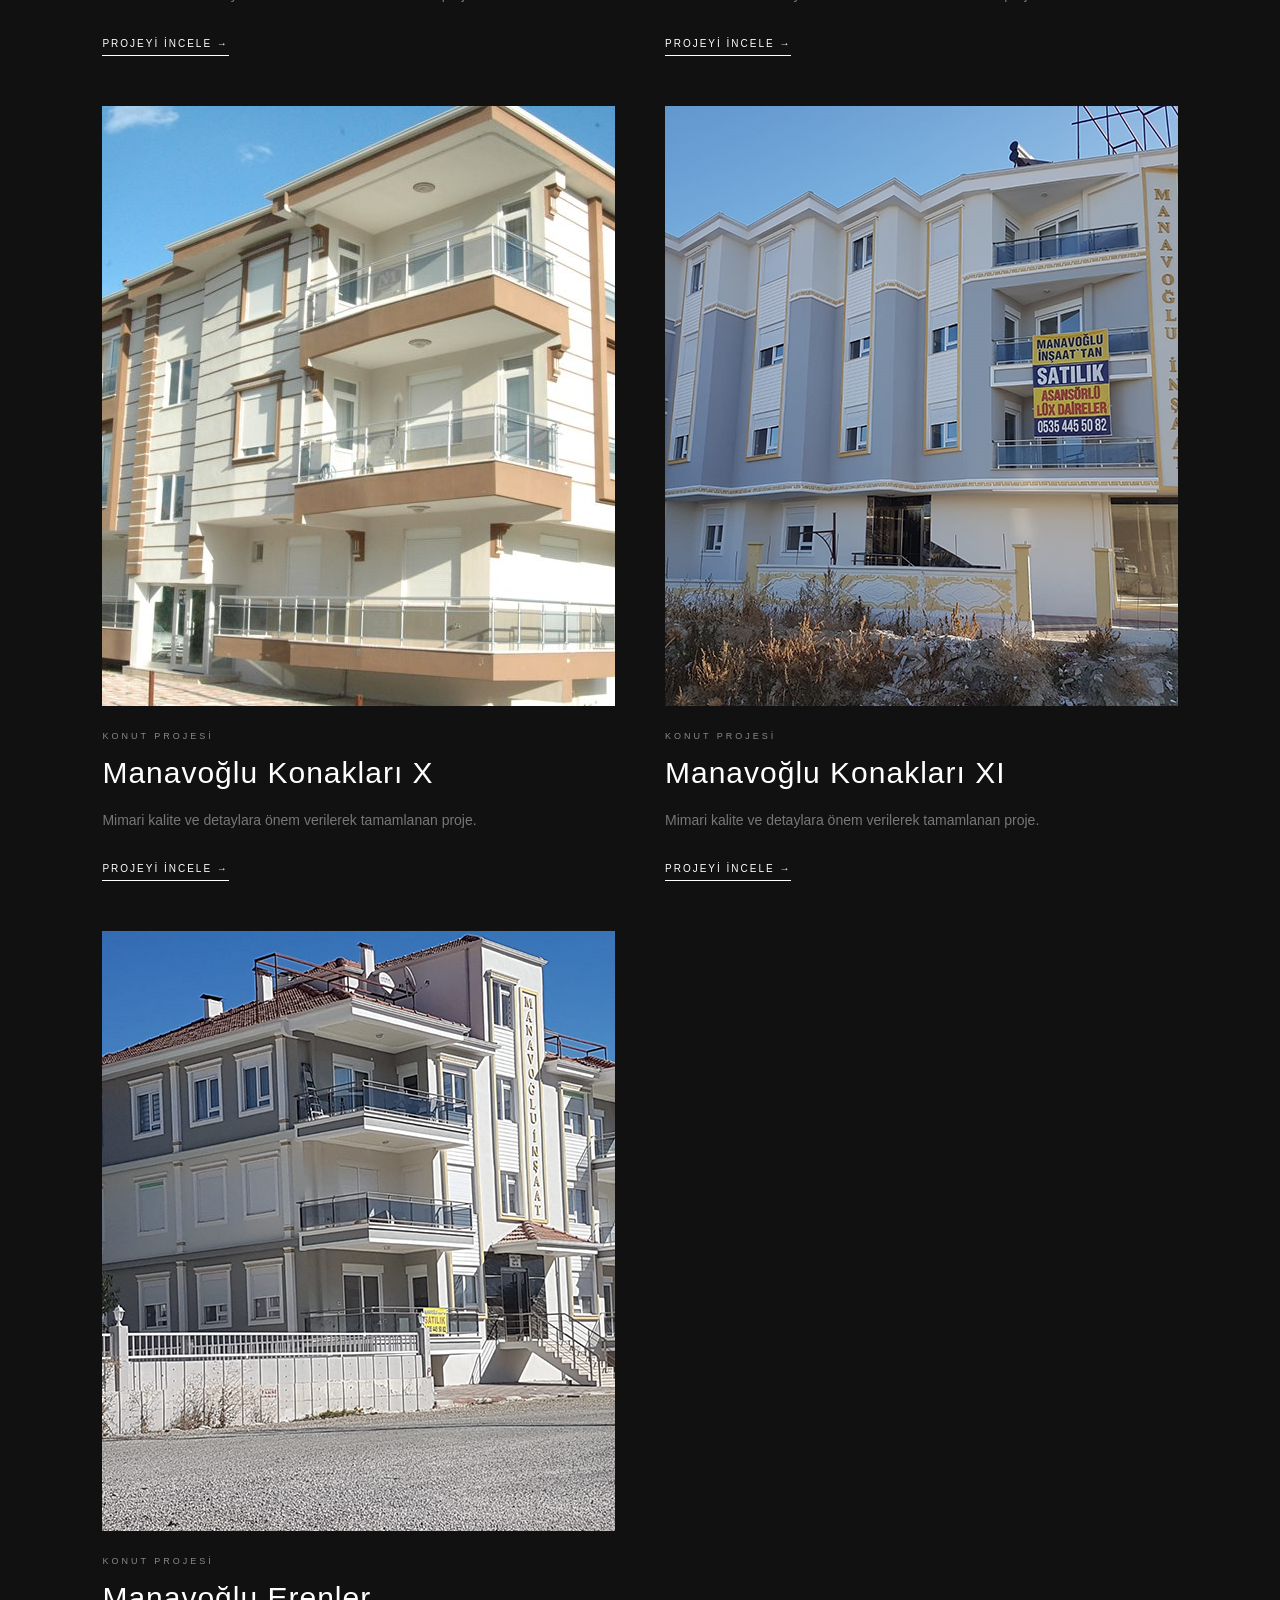
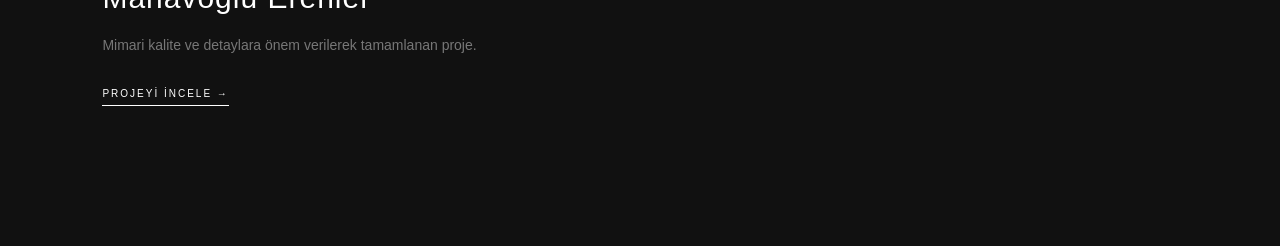
<file: projeler.html>
<!DOCTYPE html>
<html lang="tr">

<head>

    <meta charset="UTF-8">

    <meta name="viewport" content="width=device-width, initial-scale=1.0">

    <link rel="icon" type="image/png" href="./images/favicon.png">

    <title>Projeler | Manavoğlu İnşaat</title>

    <link rel="stylesheet" href="css/style.css">

</head>


<body>


<!-- =========================================
     HEADER
========================================= -->

<header class="navbar">

    <!-- LOGO -->

    <a href="index.html" class="logo">

        <img
            src="./images/manavoglu logo seffaf site icin.png"
            alt="Manavoğlu İnşaat"
        >

    </a>


    <!-- =====================================
         MASAÜSTÜ MENÜ
    ====================================== -->

    <nav class="menu">

        <a href="index.html">
            ANA SAYFA
        </a>


        <a href="kurumsal.html">
            KURUMSAL
        </a>


        <!-- PROJELER -->

        <div class="menu-dropdown">

            <button
                class="projects-button"
                id="projectsButton"
                type="button"
            >

                PROJELER

                <span class="dropdown-arrow">
                    ⌄
                </span>

            </button>


            <!-- PROJELER ALT MENÜ -->

            <div
                class="dropdown-content"
                id="projectsDropdown"
            >

                <a href="#devam-eden">
                    DEVAM EDEN PROJELER
                </a>

                <a href="#tamamlanan">
                    TAMAMLANAN PROJELER
                </a>

            </div>

        </div>


        <a href="#">
            HİZMETLER
        </a>


        <a href="index.html#iletisim">
            İLETİŞİM
        </a>

    </nav>


    <!-- =====================================
         HAMBURGER
    ====================================== -->

    <button
        class="hamburger"
        id="hamburger"
        type="button"
        aria-label="Menüyü aç"
    >

        <span></span>
        <span></span>
        <span></span>

    </button>


    <!-- =====================================
         MOBİL MENÜ
    ====================================== -->

    <nav
        class="mobile-menu"
        id="mobileMenu"
    >

        <a href="index.html">
            ANA SAYFA
        </a>


        <a href="kurumsal.html">
            KURUMSAL
        </a>


        <!-- MOBİL PROJELER -->

        <div class="mobile-projects">

            <button
                class="mobile-projects-button"
                id="mobileProjectsButton"
                type="button"
            >

                PROJELER

                <span class="dropdown-arrow">
                    ⌄
                </span>

            </button>


            <div
                class="mobile-projects-content"
                id="mobileProjectsContent"
            >

                <a href="#devam-eden">
                    DEVAM EDEN PROJELER
                </a>

                <a href="#tamamlanan">
                    TAMAMLANAN PROJELER
                </a>

            </div>

        </div>


        <a href="#">
            HİZMETLER
        </a>


        <a href="index.html#iletisim">
            İLETİŞİM
        </a>

    </nav>

</header>



<!-- =========================================
     ANA İÇERİK
========================================= -->

<main>


    <!-- =====================================
         PROJELER HERO
    ====================================== -->

    <section class="projects-hero">

        <div class="projects-hero-content">

            <p>
                MANAVOĞLU İNŞAAT
            </p>

            <h1>
                PROJELER
            </h1>

            <span>
                TASARLADIĞIMIZ, GELİŞTİRDİĞİMİZ
                VE HAYATA GEÇİRDİĞİMİZ PROJELER.
            </span>

        </div>

    </section>



    <!-- =====================================
         DEVAM EDEN PROJELER
    ====================================== -->

    <section
        class="project-category ongoing-projects"
        id="devam-eden"
    >

        <div class="project-category-header">

            <p>
                01
            </p>


            <div>

                <span>
                    MANAVOĞLU İNŞAAT
                </span>

                <h2>
                    DEVAM EDEN
                    <br>
                    PROJELER
                </h2>

            </div>

        </div>


        <div class="project-list">


            <!-- PROJE 1 -->

            <article class="project-list-card">

                <div class="project-list-image">

                    <img
                        src="./images/hero.png"
                        alt="Manavoğlu Vera"
                    >

                </div>


                <div class="project-list-info">

                    <span>
                        KONUT PROJESİ
                    </span>

                    <h3>
                        Manavoğlu Vera
                    </h3>

                    <p>
                        Modern mimari anlayışı ve
                        çağdaş yaşam alanları.
                    </p>

                    <a href="projeler-tamamlanan-devam-eden/manavoglu-vera.html">
                        PROJEYİ İNCELE →
                    </a>

                </div>

            </article>


        </div>

    </section>



    <!-- =====================================
         TAMAMLANAN PROJELER
    ====================================== -->

    <section
        class="project-category completed-projects"
        id="tamamlanan"
    >

        <div class="project-category-header">

            <p>
                02
            </p>


            <div>

                <span>
                    MANAVOĞLU İNŞAAT
                </span>

                <h2>
                    Tamamlanan
                    <br>
                    Projeler
                </h2>

            </div>

        </div>


        <div class="project-list">


            <!-- PROJE 1 -->

            <article class="project-list-card">

                <div class="project-list-image">

                    <img
                        src="./images/manavoglu-konaklari.png"
                        alt="Manavoğlu Konakları"
                    >

                </div>


                <div class="project-list-info">

                    <span>
                        KONUT PROJESİ
                    </span>

                    <h3>
                        Manavoğlu Konakları
                    </h3>

                    <p>
                        Modern mimari ile işlevsel
                        yaşam alanlarının buluştuğu proje.
                    </p>

                    <a href="projeler-tamamlanan-devam-eden/manavoglu-konaklari.html">
                        PROJEYİ İNCELE →
                    </a>

                </div>

            </article>



            <!-- PROJE 2 -->

            <article class="project-list-card">

                <div class="project-list-image">

                    <img
                        src="./images/manavoglu-konaklari2.png"
                        alt="Manavoğlu Konakları II"
                    >

                </div>


                <div class="project-list-info">

                    <span>
                        KONUT PROJESİ
                    </span>

                    <h3>
                        Manavoğlu Konakları II
                    </h3>

                    <p>
                        Mimari kalite ve detaylara
                        önem verilerek tamamlanan proje.
                    </p>

                    <a href="#">
                        PROJEYİ İNCELE →
                    </a>

                </div>

            </article>
            
            <!-- PROJE 3 -->

            <article class="project-list-card">

                <div class="project-list-image">

                    <img
                        src="./images/erenler2.png"
                        alt="Manavoğlu Erenler II"
                    >

                </div>


                <div class="project-list-info">

                    <span>
                        KONUT PROJESİ
                    </span>

                    <h3>
                        Manavoğlu Erenler II
                    </h3>

                    <p>
                        Mimari kalite ve detaylara
                        önem verilerek tamamlanan proje.
                    </p>

                    <a href="#">
                        PROJEYİ İNCELE →
                    </a>

                </div>

            </article>
                        <!-- PROJE 4 -->

            <article class="project-list-card">

                <div class="project-list-image">

                    <img
                        src="./images/konaklar3.png"
                        alt="Manavoğlu Konakları III"
                    >

                </div>


                <div class="project-list-info">

                    <span>
                        KONUT PROJESİ
                    </span>

                    <h3>
                        Manavoğlu Konakları III
                    </h3>

                    <p>
                        Mimari kalite ve detaylara
                        önem verilerek tamamlanan proje.
                    </p>

                    <a href="#">
                        PROJEYİ İNCELE →
                    </a>

                </div>

            </article>
             <!-- PROJE 5-->

            <article class="project-list-card">

                <div class="project-list-image">

                    <img
                        src="./images/konaklar4.png"
                        alt="Manavoğlu Konakları IV"
                    >

                </div>


                <div class="project-list-info">

                    <span>
                        KONUT PROJESİ
                    </span>

                    <h3>
                        Manavoğlu Konakları IV
                    </h3>

                    <p>
                        Mimari kalite ve detaylara
                        önem verilerek tamamlanan proje.
                    </p>

                    <a href="#">
                        PROJEYİ İNCELE →
                    </a>

                </div>

            </article>
            <!-- PROJE 6-->

            <article class="project-list-card">

                <div class="project-list-image">

                    <img
                        src="./images/konaklar5.png"
                        alt="Manavoğlu Konakları V"
                    >

                </div>


                <div class="project-list-info">

                    <span>
                        KONUT PROJESİ
                    </span>

                    <h3>
                        Manavoğlu Konakları V
                    </h3>

                    <p>
                        Mimari kalite ve detaylara
                        önem verilerek tamamlanan proje.
                    </p>

                    <a href="#">
                        PROJEYİ İNCELE →
                    </a>

                </div>

            </article>
            <!-- PROJE 7-->

            <article class="project-list-card">

                <div class="project-list-image">

                    <img
                        src="./images/konaklar6.png"
                        alt="Manavoğlu Konakları VI"
                    >

                </div>


                <div class="project-list-info">

                    <span>
                        KONUT PROJESİ
                    </span>

                    <h3>
                        Manavoğlu Konakları VI
                    </h3>

                    <p>
                        Mimari kalite ve detaylara
                        önem verilerek tamamlanan proje.
                    </p>

                    <a href="#">
                        PROJEYİ İNCELE →
                    </a>

                </div>

            </article>
            <!-- PROJE 8-->

            <article class="project-list-card">

                <div class="project-list-image">

                    <img
                        src="./images/konaklar7.png"
                        alt="Manavoğlu Konakları VII"
                    >

                </div>


                <div class="project-list-info">

                    <span>
                        KONUT PROJESİ
                    </span>

                    <h3>
                        Manavoğlu Konakları VII
                    </h3>

                    <p>
                        Mimari kalite ve detaylara
                        önem verilerek tamamlanan proje.
                    </p>

                    <a href="#">
                        PROJEYİ İNCELE →
                    </a>

                </div>

            </article>
            <!-- PROJE 9-->

            <article class="project-list-card">

                <div class="project-list-image">

                    <img
                        src="./images/konaklar8.png"
                        alt="Manavoğlu Konakları VIII"
                    >

                </div>


                <div class="project-list-info">

                    <span>
                        KONUT PROJESİ
                    </span>

                    <h3>
                        Manavoğlu Konakları VIII
                    </h3>

                    <p>
                        Mimari kalite ve detaylara
                        önem verilerek tamamlanan proje.
                    </p>

                    <a href="#">
                        PROJEYİ İNCELE →
                    </a>

                </div>

            </article>
            <!-- PROJE 10-->

            <article class="project-list-card">

                <div class="project-list-image">

                    <img
                        src="./images/konaklar9.png"
                        alt="Manavoğlu Konakları IX"
                    >

                </div>


                <div class="project-list-info">

                    <span>
                        KONUT PROJESİ
                    </span>

                    <h3>
                        Manavoğlu Konakları IX
                    </h3>

                    <p>
                        Mimari kalite ve detaylara
                        önem verilerek tamamlanan proje.
                    </p>

                    <a href="#">
                        PROJEYİ İNCELE →
                    </a>

                </div>

            </article>
            <!-- PROJE 11-->

            <article class="project-list-card">

                <div class="project-list-image">

                    <img
                        src="./images/konaklar10.png"
                        alt="Manavoğlu Konakları X"
                    >

                </div>


                <div class="project-list-info">

                    <span>
                        KONUT PROJESİ
                    </span>

                    <h3>
                        Manavoğlu Konakları X
                    </h3>

                    <p>
                        Mimari kalite ve detaylara
                        önem verilerek tamamlanan proje.
                    </p>

                    <a href="#">
                        PROJEYİ İNCELE →
                    </a>

                </div>

            </article>
             <!-- PROJE 12-->

            <article class="project-list-card">

                <div class="project-list-image">

                    <img
                        src="./images/konaklar11.png"
                        alt="Manavoğlu Konakları XI"
                    >

                </div>


                <div class="project-list-info">

                    <span>
                        KONUT PROJESİ
                    </span>

                    <h3>
                        Manavoğlu Konakları XI
                    </h3>

                    <p>
                        Mimari kalite ve detaylara
                        önem verilerek tamamlanan proje.
                    </p>

                    <a href="#">
                        PROJEYİ İNCELE →
                    </a>

                </div>

            </article>
            <!-- PROJE 13-->

            <article class="project-list-card">

                <div class="project-list-image">

                    <img
                        src="./images/erenler.png"
                        alt="Manavoğlu Erenler"
                    >

                </div>


                <div class="project-list-info">

                    <span>
                        KONUT PROJESİ
                    </span>

                    <h3>
                        Manavoğlu Erenler
                    </h3>

                    <p>
                        Mimari kalite ve detaylara
                        önem verilerek tamamlanan proje.
                    </p>

                    <a href="#">
                        PROJEYİ İNCELE →
                    </a>

                </div>

            </article>
            
            
            

        </div>

    </section>

</main>



<!-- =========================================
     JAVASCRIPT
========================================= -->

<script>


/* =========================================
   HAMBURGER
========================================= */

const hamburger =
    document.getElementById("hamburger");

const mobileMenu =
    document.getElementById("mobileMenu");


hamburger.addEventListener("click", function () {

    hamburger.classList.toggle("active");

    mobileMenu.classList.toggle("active");

});



/* =========================================
   MASAÜSTÜ PROJELER
   TIKLAYINCA AÇILIR
========================================= */

const projectsButton =
    document.getElementById("projectsButton");

const projectsDropdown =
    document.getElementById("projectsDropdown");


projectsButton.addEventListener("click", function (event) {

    event.stopPropagation();

    projectsDropdown.classList.toggle("open");

});



/* =========================================
   SAYFANIN BAŞKA YERİNE
   TIKLANINCA KAPAT
========================================= */

document.addEventListener("click", function () {

    projectsDropdown.classList.remove("open");

});



/* =========================================
   MOBİL PROJELER
========================================= */

const mobileProjectsButton =
    document.getElementById("mobileProjectsButton");

const mobileProjectsContent =
    document.getElementById("mobileProjectsContent");


mobileProjectsButton.addEventListener("click", function (event) {

    event.stopPropagation();

    mobileProjectsContent.classList.toggle("open");

    mobileProjectsButton.classList.toggle("open");

});



/* =========================================
   MOBİL MENÜ LİNKLERİ
========================================= */

const mobileLinks =
    document.querySelectorAll(".mobile-menu a");


mobileLinks.forEach(function (link) {

    link.addEventListener("click", function () {

        hamburger.classList.remove("active");

        mobileMenu.classList.remove("active");

    });

});


</script>


</body>

</html>
</file>
<file: css/style.css>
/* =========================================
   GENEL
========================================= */

* {
    box-sizing: border-box;
}

html {
    scroll-behavior: smooth;
}

body {
    margin: 0;
    background-color: #111111;
    color: white;
    font-family: Arial, sans-serif;
}

img {
    max-width: 100%;
}


/* =========================================
   ÜST MENÜ
========================================= */

.navbar {
    width: 100%;
    height: 90px;

    display: flex;
    align-items: center;
    justify-content: space-between;

    padding: 0 60px;

    position: fixed;
    top: 0;
    left: 0;

    z-index: 1000;

    background-color: rgba(17, 17, 17, 0.75);
    backdrop-filter: blur(8px);
}

.logo {
    display: flex;
    align-items: center;

    width: 150px;
    height: auto;

    text-decoration: none;
}

.logo img {
    display: block;

    width: 150px;
    height: auto;

    object-fit: contain;
}

.menu {
    display: flex;
    gap: 35px;
}

.menu a {
    color: white;
    text-decoration: none;

    font-size: 12px;
    letter-spacing: 1.5px;

    transition: 0.3s;
}

.menu a:hover {
    opacity: 0.6;
}


/* =========================================
   ANA GİRİŞ
========================================= */

.hero {
    width: 100%;
    height: 100vh;

    position: relative;
    overflow: hidden;
}

.hero-image {
    position: absolute;

    width: 100%;
    height: 100%;

    object-fit: cover;

    top: 0;
    left: 0;

    z-index: 0;
}

.hero-overlay {
    position: absolute;

    width: 100%;
    height: 100%;

    top: 0;
    left: 0;

    background: rgba(0, 0, 0, 0.38);

    z-index: 1;
}


/* =========================================
   HERO YAZILARI
========================================= */

.hero-content {
    position: absolute;

    z-index: 2;

    left: 8%;
    bottom: 25%;

    max-width: 700px;

    text-align: left;
}

.hero-small {
    font-size: 11px;
    letter-spacing: 4px;

    margin-bottom: 20px;

    opacity: 0.75;
}

.hero h1 {
    font-size: clamp(50px, 6vw, 90px);

    line-height: 0.95;
    letter-spacing: 3px;

    margin: 0 0 25px;

    font-weight: 500;
}

.hero-text {
    font-size: 15px;

    line-height: 1.7;

    color: #eeeeee;

    max-width: 520px;

    margin: 0 0 30px;
}


/* =========================================
   HERO BUTONU
========================================= */

.hero-button {
    display: inline-block;

    padding: 15px 30px;

    border: 1px solid white;

    color: white;

    text-decoration: none;

    font-size: 11px;

    letter-spacing: 2px;

    transition: 0.3s;
}

.hero-button:hover {
    background-color: white;
    color: #111111;
}


/* =========================================
   SCROLL
========================================= */

.scroll-indicator {
    position: absolute;

    right: 50px;
    bottom: 35px;

    z-index: 2;

    display: flex;
    align-items: center;

    gap: 12px;

    font-size: 9px;

    letter-spacing: 3px;

    opacity: 0.7;

    writing-mode: vertical-rl;
}

.scroll-indicator span {
    width: 1px;
    height: 45px;

    background-color: white;

    display: block;
}


/* =========================================
   PROJELER
========================================= */

.projects-section {
    background-color: #f4f3f0;

    color: #111111;

    padding: 130px 7%;
}

.section-header {
    max-width: 750px;

    margin-bottom: 70px;
}

.section-small {
    font-size: 10px;

    letter-spacing: 4px;

    margin-bottom: 20px;

    opacity: 0.55;
}

.section-header h2 {
    font-size: clamp(40px, 5vw, 70px);

    line-height: 1;

    font-weight: 400;

    letter-spacing: 2px;

    margin: 0 0 25px;
}

.section-description {
    max-width: 500px;

    font-size: 15px;

    line-height: 1.7;

    color: #555555;
}


/* =========================================
   PROJE GRID
========================================= */

.projects-grid {
    display: grid;

    grid-template-columns: repeat(2, 1fr);

    gap: 70px 35px;
}


/* =========================================
   PROJE KARTI
========================================= */

.project-card {
    overflow: hidden;
}

.project-image {
    width: 100%;
    height: 500px;

    overflow: hidden;

    background-color: #dddddd;
}

.project-image img {
    width: 100%;
    height: 100%;

    object-fit: cover;

    display: block;

    transition: transform 0.6s ease;
}

.project-card:hover .project-image img {
    transform: scale(1.04);
}


/* =========================================
   PROJE BİLGİSİ
========================================= */

.project-info {
    padding-top: 25px;
}

.project-info p {
    font-size: 9px;

    letter-spacing: 3px;

    color: #777777;

    margin: 0 0 12px;
}

.project-info h3 {
    font-size: 24px;

    font-weight: 400;

    letter-spacing: 1px;

    margin: 0 0 18px;
}

.project-info a {
    color: #111111;

    text-decoration: none;

    font-size: 10px;

    letter-spacing: 2px;

    border-bottom: 1px solid #111111;

    padding-bottom: 5px;

    transition: 0.3s;
}

.project-info a:hover {
    opacity: 0.5;
}


/* =========================================
   FOOTER
========================================= */

.site-footer {
    width: 100%;

    background-color: #111111;

    color: #ffffff;

    padding: 90px 60px 30px;

    border-top: 1px solid rgba(255, 255, 255, 0.12);

    position: relative;

    z-index: 10;
}


/* =========================================
   FOOTER ÜST
========================================= */

.footer-top {
    max-width: 1400px;

    margin: 0 auto;

    display: grid;

    grid-template-columns: 2fr 1fr 1fr 1fr;

    gap: 70px;

    padding-bottom: 80px;
}


/* =========================================
   FOOTER MARKA
========================================= */

.footer-brand {
    max-width: 360px;

    display: flex;
    flex-direction: column;
    align-items: flex-start;
}


/* =========================================
   FOOTER LOGO
========================================= */

.footer-logo {
    width: 280px;
    height: auto;

    margin: 0 0 25px 0;

    display: block;

    line-height: 0;
}

.footer-logo img {
    display: block;

    width: 100%;
    height: auto;

    max-width: 280px;

    object-fit: contain;

    opacity: 1;
}


/* =========================================
   FOOTER AÇIKLAMA
========================================= */

.footer-brand p {
    color: #999999;

    font-size: 14px;

    line-height: 1.8;

    max-width: 330px;

    margin: 0;
}


/* =========================================
   FOOTER SÜTUNLARI
========================================= */

.footer-column {
    display: flex;

    flex-direction: column;

    align-items: flex-start;
}

.footer-column h3 {
    font-size: 10px;

    letter-spacing: 3px;

    font-weight: 500;

    color: #777777;

    margin: 0 0 25px;
}

.footer-column a,
.footer-column p {
    color: #ffffff;

    text-decoration: none;

    font-size: 13px;

    line-height: 1.8;

    margin: 0 0 12px;

    transition: 0.3s;
}

.footer-column a:hover {
    opacity: 0.5;

    transform: translateX(4px);
}

.footer-column p {
    color: #aaaaaa;
}


/* =========================================
   FOOTER ALT
========================================= */

.footer-bottom {
    max-width: 1400px;

    margin: 0 auto;

    padding-top: 25px;

    border-top: 1px solid rgba(255, 255, 255, 0.10);

    display: flex;

    justify-content: space-between;

    align-items: center;
}

.footer-bottom p {
    margin: 0;

    color: #666666;

    font-size: 10px;

    letter-spacing: 1.5px;
}


/* =========================================
   PROJE DETAY SAYFASI
========================================= */

.project-hero {
    width: 100%;
    height: 100vh;

    position: relative;
    overflow: hidden;

    background: #111;
}

.project-hero > img {
    width: 100%;
    height: 100%;

    object-fit: cover;

    display: block;
}

.project-hero-overlay {
    position: absolute;

    inset: 0;

    background:
        linear-gradient(
            to top,
            rgba(0,0,0,0.75),
            rgba(0,0,0,0.05) 65%
        );
}

.project-hero-content {
    position: absolute;

    left: 8%;
    bottom: 12%;

    z-index: 2;

    color: white;
}

.project-hero-content p {
    font-size: 10px;

    letter-spacing: 5px;

    margin: 0 0 20px;

    opacity: 0.75;
}

.project-hero-content h1 {
    font-size: clamp(55px, 8vw, 110px);

    line-height: 0.9;

    letter-spacing: 3px;

    font-weight: 400;

    margin: 0 0 25px;
}

.project-hero-content span {
    font-size: 10px;

    letter-spacing: 4px;

    opacity: 0.8;
}


/* =========================================
   PROJE TANITIM
========================================= */

.project-intro {
    display: grid;

    grid-template-columns: 1fr 1fr;

    gap: 100px;

    padding: 150px 8%;

    background: #f4f3f0;

    color: #111;
}

.project-intro-title h2 {
    font-size: clamp(40px, 5vw, 70px);

    line-height: 1;

    font-weight: 400;

    letter-spacing: -1px;

    margin: 0;
}

.project-description {
    max-width: 550px;

    padding-top: 50px;
}

.project-description p {
    font-size: 16px;

    line-height: 1.8;

    color: #555;

    margin-bottom: 25px;
}


/* =========================================
   PROJE BİLGİLERİ
========================================= */

.project-details {
    display: grid;

    grid-template-columns: repeat(4, 1fr);

    background: #111;

    color: white;

    padding: 70px 8%;
}

.detail-item {
    border-left: 1px solid #444;

    padding-left: 25px;
}

.detail-item span {
    display: block;

    font-size: 9px;

    letter-spacing: 3px;

    color: #888;

    margin-bottom: 15px;
}

.detail-item strong {
    font-size: 13px;

    font-weight: 400;

    letter-spacing: 1px;
}


/* =========================================
   GALERİ
========================================= */

.vera-gallery {
    background: #f4f3f0;

    color: #111;

    padding: 140px 8%;
}

.gallery-header {
    max-width: 700px;

    margin-bottom: 70px;
}

.gallery-header h2 {
    font-size: clamp(45px, 6vw, 80px);

    font-weight: 400;

    line-height: 0.95;

    margin: 0;
}


/* =========================================
   SEKME BUTONLARI
========================================= */

.gallery-tabs {
    display: flex;

    gap: 0;

    border-bottom: 1px solid #ccc;

    margin-bottom: 70px;

    overflow-x: auto;
}

.tab-button {
    background: transparent;

    border: none;

    padding: 18px 25px;

    font-family: Arial, sans-serif;

    font-size: 10px;

    letter-spacing: 2px;

    color: #777;

    cursor: pointer;

    position: relative;

    white-space: nowrap;

    transition: 0.3s;
}

.tab-button:hover {
    color: #111;
}

.tab-button.active {
    color: #111;
}

.tab-button.active::after {
    content: "";

    position: absolute;

    left: 0;
    bottom: -1px;

    width: 100%;
    height: 2px;

    background: #111;
}


/* =========================================
   TAB İÇERİKLERİ
========================================= */

.tab-content {
    display: none !important;
}

.tab-content.active {
    display: block !important;

    animation: tabFade 0.5s ease;
}

@keyframes tabFade {

    from {
        opacity: 0;
        transform: translateY(15px);
    }

    to {
        opacity: 1;
        transform: translateY(0);
    }

}


/* =========================================
   GALERİ BAŞLIĞI
========================================= */

.gallery-title {
    display: flex;

    align-items: baseline;

    gap: 20px;

    margin-bottom: 40px;
}

.gallery-title span {
    font-size: 10px;

    letter-spacing: 2px;

    color: #888;
}

.gallery-title h3 {
    font-size: 25px;

    font-weight: 400;

    margin: 0;
}


/* =========================================
   PLANLAR
========================================= */

.plan-grid {
    display: grid;

    grid-template-columns: repeat(2, 1fr);

    gap: 40px;
}

.plan-card {
    background: white;

    overflow: hidden;

    position: relative;

    cursor: pointer;
}

.plan-card img {
    width: 100%;
    height: 500px;

    object-fit: cover;

    display: block;

    transition: transform 0.6s ease;
}

.plan-card:hover img {
    transform: scale(1.03);
}

.plan-label {
    display: flex;

    justify-content: space-between;

    align-items: center;

    padding: 20px 5px 0;
}

.plan-label span {
    font-size: 9px;

    letter-spacing: 2px;

    color: #888;
}

.plan-label strong {
    font-size: 11px;

    letter-spacing: 2px;

    font-weight: 400;
}


/* =========================================
   RENDERLAR
========================================= */

.render-grid {
    display: grid;

    grid-template-columns: repeat(2, 1fr);

    gap: 20px;
}

.render-card {
    height: 450px;

    overflow: hidden;

    background: #ddd;
}

.render-card.large {
    grid-column: span 2;

    height: 650px;
}

.render-card img {
    width: 100%;
    height: 100%;

    object-fit: cover;

    display: block;

    transition: transform 0.7s ease;
}

.render-card:hover img {
    transform: scale(1.03);
}


/* =========================================
   İÇ MEKAN
========================================= */

.interior-grid {
    display: grid;

    grid-template-columns: repeat(2, 1fr);

    gap: 30px;
}

.interior-card {
    position: relative;

    overflow: hidden;

    height: 550px;

    background: #ddd;
}

.interior-card img {
    width: 100%;
    height: 100%;

    object-fit: cover;

    display: block;

    transition: transform 0.7s ease;
}

.interior-card:hover img {
    transform: scale(1.04);
}

.interior-card div {
    position: absolute;

    left: 25px;
    bottom: 25px;

    color: white;

    font-size: 10px;

    letter-spacing: 3px;

    text-shadow:
        0 2px 10px rgba(0,0,0,0.5);
}


/* =========================================
   GÖRÜNÜŞLER
========================================= */

.elevation-grid {
    display: grid;

    grid-template-columns: repeat(2, 1fr);

    gap: 30px;
}

.elevation-card {
    position: relative;

    height: 500px;

    overflow: hidden;

    background: white;
}

.elevation-card img {
    width: 100%;
    height: 100%;

    object-fit: cover;

    display: block;

    transition: transform 0.7s ease;
}

.elevation-card:hover img {
    transform: scale(1.03);
}

.elevation-card span {
    position: absolute;

    left: 25px;
    bottom: 25px;

    font-size: 10px;

    letter-spacing: 3px;

    color: white;

    text-shadow:
        0 2px 10px rgba(0,0,0,0.6);
}


/* =========================================
   PROJE İLETİŞİM
========================================= */

.project-contact {
    background: #111;

    color: white;

    padding: 150px 8%;

    text-align: center;
}

.project-contact p {
    font-size: 10px;

    letter-spacing: 5px;

    color: #888;

    margin-bottom: 25px;
}

.project-contact h2 {
    font-size: clamp(45px, 6vw, 80px);

    line-height: 1;

    font-weight: 400;

    margin: 0 0 45px;
}

.project-contact a {
    color: white;

    text-decoration: none;

    font-size: 10px;

    letter-spacing: 3px;

    border-bottom: 1px solid white;

    padding-bottom: 8px;
}


/* =========================================
   KURUMSAL SAYFASI
========================================= */

.corporate-hero {
    width: 100%;
    height: 70vh;

    position: relative;

    background:
        linear-gradient(
            rgba(0,0,0,0.45),
            rgba(0,0,0,0.75)
        ),
        #111;

    display: flex;

    align-items: flex-end;

    padding: 0 8% 100px;

    color: white;
}

.corporate-hero-content p {
    font-size: 10px;

    letter-spacing: 5px;

    margin: 0 0 25px;

    opacity: 0.7;
}

.corporate-hero-content h1 {
    font-size: clamp(60px, 9vw, 130px);

    line-height: 0.9;

    font-weight: 400;

    letter-spacing: 3px;

    margin: 0 0 30px;
}

.corporate-hero-content span {
    font-size: 10px;

    letter-spacing: 4px;

    opacity: 0.7;
}


/* =========================================
   KURUMSAL SEKME MENÜSÜ
========================================= */

.corporate-tabs {
    display: flex;

    gap: 0;

    background: #f4f3f0;

    border-bottom: 1px solid #ccc;

    padding: 0 8%;

    position: sticky;

    top: 90px;

    z-index: 100;
}

.corporate-tabs a {
    padding: 25px 35px;

    color: #555;

    text-decoration: none;

    font-size: 10px;

    letter-spacing: 2px;

    transition: 0.3s;

    border-bottom: 2px solid transparent;
}

.corporate-tabs a:hover {
    color: #111;

    border-bottom-color: #111;
}


/* =========================================
   KURUMSAL BAŞLIKLAR
========================================= */

.corporate-section-header {
    max-width: 700px;

    margin-bottom: 70px;
}

.corporate-section-header p {
    font-size: 10px;

    letter-spacing: 4px;

    color: #777;

    margin: 0 0 25px;
}

.corporate-section-header h2 {
    font-size: clamp(45px, 6vw, 80px);

    line-height: 0.95;

    font-weight: 400;

    letter-spacing: -1px;

    margin: 0 0 25px;
}

.corporate-section-header span {
    font-size: 10px;

    letter-spacing: 3px;

    color: #999;
}


/* =========================================
   YÖNETİM
========================================= */

.management-section {
    background: #f4f3f0;

    color: #111;

    padding: 140px 8%;
}

.management-grid {
    display: grid;

    grid-template-columns: repeat(2, 1fr);

    gap: 50px;
}

.manager-card {
    overflow: hidden;
}

.manager-image {
    width: 100%;

    height: 650px;

    overflow: hidden;

    background: #ddd;
}

.manager-image img {
    width: 100%;
    height: 100%;

    object-fit: cover;

    display: block;

    filter: grayscale(100%);

    transition:
        transform 0.7s ease,
        filter 0.7s ease;
}

.manager-card:hover .manager-image img {
    transform: scale(1.03);

    filter: grayscale(0%);
}

.manager-info {
    padding-top: 25px;
}

.manager-info p {
    font-size: 9px;

    letter-spacing: 3px;

    color: #888;

    margin: 0 0 12px;
}

.manager-info h3 {
    font-size: 28px;

    font-weight: 400;

    margin: 0 0 10px;
}

.manager-info span {
    font-size: 9px;

    letter-spacing: 3px;

    color: #777;
}


/* =========================================
   VİZYON & MİSYON
========================================= */

.vision-mission-section {
    background: #111;

    color: white;

    padding: 150px 8%;
}

.vision-mission-section
.corporate-section-header p {
    color: #777;
}

.vision-mission-grid {
    display: grid;

    grid-template-columns: repeat(2, 1fr);

    gap: 100px;
}

.vision-mission-card {
    border-top: 1px solid #444;

    padding-top: 30px;
}

.vision-mission-card > span {
    font-size: 10px;

    letter-spacing: 3px;

    color: #777;
}

.vision-mission-card h3 {
    font-size: 35px;

    font-weight: 400;

    letter-spacing: 2px;

    margin: 30px 0;
}

.vision-mission-card p {
    max-width: 500px;

    font-size: 16px;

    line-height: 1.9;

    color: #aaa;

    margin: 0;
}


/* =========================================
   TABLET
========================================= */

@media (max-width: 900px) {

    .navbar {
        padding: 0 35px;
    }

    .menu {
        gap: 20px;
    }

    .footer-top {
        grid-template-columns: 1fr 1fr;

        gap: 50px;
    }

    .site-footer {
        padding: 70px 35px 25px;
    }
}


/* =========================================
   MOBİL
========================================= */

@media (max-width: 800px) {

    .project-intro {
        grid-template-columns: 1fr;

        gap: 30px;

        padding: 100px 6%;
    }

    .project-description {
        padding-top: 0;
    }

    .project-details {
        grid-template-columns: repeat(2, 1fr);

        gap: 40px;

        padding: 60px 6%;
    }

    .vera-gallery {
        padding: 100px 6%;
    }

    .plan-grid,
    .render-grid,
    .interior-grid,
    .elevation-grid {
        grid-template-columns: 1fr;
    }

    .render-card.large {
        grid-column: span 1;

        height: 450px;
    }

    .plan-card img,
    .interior-card,
    .elevation-card {
        height: 400px;
    }

    .gallery-tabs {
        margin-bottom: 50px;
    }

    .tab-button {
        padding: 16px 15px;
    }

    .corporate-hero {
        height: 60vh;

        padding: 0 6% 70px;
    }

    .corporate-tabs {
        padding: 0 6%;

        top: 90px;

        overflow-x: auto;
    }

    .corporate-tabs a {
        padding: 20px;

        white-space: nowrap;
    }

    .management-section,
    .vision-mission-section {
        padding: 100px 6%;
    }

    .management-grid,
    .vision-mission-grid {
        grid-template-columns: 1fr;

        gap: 60px;
    }

    .manager-image {
        height: 500px;
    }

}


@media (max-width: 600px) {

    .navbar {
        height: 75px;

        padding: 0 25px;
    }

    .menu {
        display: none;
    }

    .hero-content {
        left: 6%;

        bottom: 18%;

        right: 6%;
    }

    .hero h1 {
        font-size: 52px;
    }

    .hero-text {
        font-size: 14px;
    }

    .scroll-indicator {
        right: 20px;

        bottom: 25px;
    }

    .projects-section {
        padding: 90px 6%;
    }

    .projects-grid {
        grid-template-columns: 1fr;

        gap: 60px;
    }

    .project-image {
        height: 400px;
    }

    .site-footer {
        padding: 60px 25px 25px;
    }

    .footer-top {
        grid-template-columns: 1fr;

        gap: 40px;

        padding-bottom: 50px;
    }

    .footer-bottom {
        flex-direction: column;

        align-items: flex-start;

        gap: 12px;
    }
}


@media (max-width: 500px) {

    .project-details {
        grid-template-columns: 1fr;
    }

    .project-hero-content {
        left: 6%;

        bottom: 10%;
    }

    .project-hero-content h1 {
        font-size: 55px;
    }

    .corporate-hero-content h1 {
        font-size: 60px;
    }

    .manager-image {
        height: 400px;
    }

}
/* =========================================
   HAMBURGER MENÜ
========================================= */

.hamburger {
    display: none;

    width: 45px;
    height: 45px;

    padding: 0;

    border: none;

    background: transparent;

    cursor: pointer;

    flex-direction: column;

    justify-content: center;

    align-items: center;

    gap: 6px;

    z-index: 1100;
}

.hamburger span {
    display: block;

    width: 25px;
    height: 1px;

    background-color: white;

    transition: 0.3s ease;
}


/* =========================================
   HAMBURGER AÇILINCA
========================================= */

.hamburger.active span:nth-child(1) {
    transform: translateY(7px) rotate(45deg);
}

.hamburger.active span:nth-child(2) {
    opacity: 0;
}

.hamburger.active span:nth-child(3) {
    transform: translateY(-7px) rotate(-45deg);
}


/* =========================================
   MOBİL MENÜ
========================================= */

@media (max-width: 600px) {

    .navbar {
        height: 75px;

        padding: 0 25px;
    }

    /* LOGO */

    .logo {
        width: 130px;
    }

    .logo img {
        width: 130px;
    }


    /* HAMBURGER */

    .hamburger {
        display: flex;
    }


    /* MENÜ */

    .menu {
        position: fixed;

        top: 75px;
        left: 0;

        width: 100%;

        height: calc(100vh - 75px);

        background-color: rgba(17, 17, 17, 0.97);

        backdrop-filter: blur(12px);

        display: flex;

        flex-direction: column;

        align-items: center;

        justify-content: center;

        gap: 35px;

        transform: translateX(100%);

        transition: transform 0.4s ease;

        z-index: 1050;
    }


    /* MENÜ AÇIK */

    .menu.active {
        transform: translateX(0);
    }


    /* MENÜ YAZILARI */

    .menu a {
        color: white;

        font-size: 14px;

        letter-spacing: 3px;

        opacity: 0;

        transform: translateY(15px);

        transition:
            opacity 0.3s ease,
            transform 0.3s ease;
    }


    /* MENÜ AÇILDIĞINDA YAZILAR */

    .menu.active a {
        opacity: 1;

        transform: translateY(0);
    }

    .menu.active a:nth-child(1) {
        transition-delay: 0.05s;
    }

    .menu.active a:nth-child(2) {
        transition-delay: 0.10s;
    }

    .menu.active a:nth-child(3) {
        transition-delay: 0.15s;
    }

    .menu.active a:nth-child(4) {
        transition-delay: 0.20s;
    }

    .menu.active a:nth-child(5) {
        transition-delay: 0.25s;
    }

}
/* =========================================
   MOBİL HAMBURGER MENÜ
========================================= */

.hamburger {
    display: none;

    width: 42px;
    height: 42px;

    padding: 0;

    border: none;

    background: transparent;

    cursor: pointer;

    position: relative;

    z-index: 1100;
}


/* Hamburger çizgileri */

.hamburger span {
    display: block;

    width: 25px;
    height: 1px;

    background: white;

    margin: 6px auto;

    transition: 0.3s ease;
}


/* =========================================
   MOBİL MENÜ
========================================= */

.mobile-menu {
    display: none;

    position: fixed;

    top: 75px;
    left: 0;

    width: 100%;

    background: rgba(17, 17, 17, 0.97);

    backdrop-filter: blur(12px);

    padding: 30px 25px 40px;

    flex-direction: column;

    gap: 25px;

    z-index: 1050;

    border-top: 1px solid rgba(255,255,255,0.1);
}


.mobile-menu a {
    color: white;

    text-decoration: none;

    font-size: 12px;

    letter-spacing: 3px;

    padding: 8px 0;

    transition: 0.3s;
}


.mobile-menu a:hover {
    opacity: 0.5;
}


/* MENÜ AÇILDIĞINDA */

.mobile-menu.active {
    display: flex;
}


/* =========================================
   HAMBURGER → X ANİMASYONU
========================================= */

.hamburger.active span:nth-child(1) {
    transform: translateY(7px) rotate(45deg);
}


.hamburger.active span:nth-child(2) {
    opacity: 0;
}


.hamburger.active span:nth-child(3) {
    transform: translateY(-7px) rotate(-45deg);
}


/* =========================================
   MOBİL
========================================= */

@media (max-width: 600px) {

    .navbar {
        height: 75px;

        padding: 0 25px;
    }


    /* Normal menüyü gizle */

    .menu {
        display: none;
    }


    /* Hamburgeri göster */

    .hamburger {
        display: block;
    }


    /* Mobil logo */

    .logo {
        width: 130px;
    }


    .logo img {
        width: 130px;
    }

}
/* =========================================
   PROJELER DROPDOWN - MASAÜSTÜ
========================================= */

.menu-dropdown {
    position: relative;
}

.menu-dropdown > a {
    display: flex;
    align-items: center;
    gap: 7px;
}

.dropdown-arrow {
    font-size: 12px;
    line-height: 1;
    transition: transform 0.3s ease;
}

.dropdown-content {
    position: absolute;

    top: calc(100% + 20px);
    left: 50%;

    transform: translateX(-50%) translateY(10px);

    width: 230px;

    background: rgba(17, 17, 17, 0.97);

    border: 1px solid rgba(255,255,255,0.12);

    padding: 8px 0;

    opacity: 0;
    visibility: hidden;

    transition:
        opacity 0.3s ease,
        transform 0.3s ease;

    z-index: 2000;
}

.dropdown-content a {
    display: block;

    padding: 16px 22px;

    color: white;

    text-decoration: none;

    font-size: 10px;

    letter-spacing: 1.8px;

    white-space: nowrap;

    transition:
        background-color 0.3s ease,
        padding-left 0.3s ease;
}

.dropdown-content a:hover {
    background: rgba(255,255,255,0.08);

    padding-left: 28px;
}



/* =========================================
   MASAÜSTÜ PROJELER - TIKLAYINCA AÇILIR
========================================= */

/* =========================================
   PROJELER - TIKLAYINCA AÇILAN MENÜ
========================================= */

.projects-menu-button {
    background: none;
    border: none;
    padding: 0;

    color: white;

    font-family: Arial, sans-serif;
    font-size: 12px;

    letter-spacing: 1.5px;

    cursor: pointer;

    display: flex;
    align-items: center;
    gap: 7px;
}

.projects-menu-button:hover {
    opacity: 0.6;
}


.dropdown-content {
    position: absolute;

    top: calc(100% + 20px);
    left: 50%;

    transform: translateX(-50%) translateY(10px);

    width: 230px;

    background: rgba(17, 17, 17, 0.97);

    border: 1px solid rgba(255,255,255,0.12);

    padding: 8px 0;

    opacity: 0;
    visibility: hidden;

    pointer-events: none;

    transition:
        opacity 0.3s ease,
        transform 0.3s ease;

    z-index: 2000;
}


/* TIKLANINCA AÇILIR */

.dropdown-content.open {
    opacity: 1;

    visibility: visible;

    pointer-events: auto;

    transform: translateX(-50%) translateY(0);
}


/* OK */

.projects-menu-button .dropdown-arrow {
    transition: transform 0.3s ease;
}

.projects-menu-button.open .dropdown-arrow {
    transform: rotate(180deg);
}


/* ALT LİNKLER */

.dropdown-content a {
    display: block;

    padding: 16px 22px;

    color: white;

    text-decoration: none;

    font-size: 10px;

    letter-spacing: 1.8px;

    white-space: nowrap;
}

.dropdown-content a:hover {
    background: rgba(255,255,255,0.08);
}


/* =========================================
   MOBİL PROJELER DROPDOWN
========================================= */

.mobile-dropdown {
    width: 100%;
}

.mobile-dropdown-button {
    width: 100%;

    display: flex;

    justify-content: space-between;
    align-items: center;

    background: none;

    border: none;

    color: white;

    padding: 18px 0;

    font-family: Arial, sans-serif;

    font-size: 13px;

    letter-spacing: 2px;

    text-align: left;

    cursor: pointer;
}

.mobile-dropdown-button .dropdown-arrow {
    transition: transform 0.3s ease;
}

.mobile-dropdown.open
.mobile-dropdown-button .dropdown-arrow {
    transform: rotate(180deg);
}

.mobile-dropdown-content {
    display: none;

    padding-left: 18px;

    border-left: 1px solid rgba(255,255,255,0.2);

    margin-bottom: 8px;
}

.mobile-dropdown.open
.mobile-dropdown-content {
    display: block;
}

.mobile-dropdown-content a {
    display: block;

    padding: 12px 0;

    color: #999;

    text-decoration: none;

    font-size: 10px;

    letter-spacing: 1.5px;
}

.mobile-dropdown-content a:hover {
    color: white;
}


/* =========================================
   MOBİL / MASAÜSTÜ AYRIMI
========================================= */

@media (min-width: 601px) {

    .mobile-dropdown {
        display: none;
    }

}

@media (max-width: 600px) {

    .menu-dropdown {
        display: none;
    }

}
/* =========================================
   YENİ HEADER - PROJELER MENÜSÜ
========================================= */

/* PROJELER ANA KAPSAYICI */

.menu-dropdown {
    position: relative;
}


/* PROJELER LİNKİ */

.projects-menu-link {
    display: flex !important;
    align-items: center;
    gap: 7px;
}


/* OK */

.projects-menu-link .dropdown-arrow {
    display: inline-block;

    font-size: 11px;

    line-height: 1;

    transition: transform 0.3s ease;
}


/* =========================================
   MASAÜSTÜ PROJELER ALT MENÜ
========================================= */

.dropdown-content {
    position: absolute;

    top: calc(100% + 18px);

    left: 50%;

    width: 240px;

    padding: 8px 0;

    background: rgba(17, 17, 17, 0.98);

    border: 1px solid rgba(255, 255, 255, 0.12);

    transform: translateX(-50%) translateY(10px);

    opacity: 0;

    visibility: hidden;

    transition:
        opacity 0.25s ease,
        transform 0.25s ease,
        visibility 0.25s ease;

    z-index: 3000;
}


/* ALT MENÜ LİNKLERİ */

.dropdown-content a {
    display: block;

    width: 100%;

    padding: 16px 22px;

    color: #ffffff;

    text-decoration: none;

    font-size: 10px;

    letter-spacing: 1.8px;

    white-space: nowrap;

    transition:
        background-color 0.25s ease,
        padding-left 0.25s ease;
}


/* HOVER */

.dropdown-content a:hover {
    background-color: rgba(255, 255, 255, 0.08);

    padding-left: 28px;
}


/* PROJELERİN ÜZERİNE GELİNCE AÇ */

.menu-dropdown:hover .dropdown-content {
    opacity: 1;

    visibility: visible;

    transform: translateX(-50%) translateY(0);
}


/* OK DÖNSÜN */

.menu-dropdown:hover
.dropdown-arrow {
    transform: rotate(180deg);
}


/* =========================================
   HAMBURGER
========================================= */

.hamburger {
    display: none;

    width: 42px;
    height: 42px;

    padding: 0;

    border: none;

    background: transparent;

    cursor: pointer;

    position: relative;

    z-index: 3000;

    flex-direction: column;

    justify-content: center;

    align-items: center;

    gap: 6px;
}


.hamburger span {
    display: block;

    width: 25px;
    height: 1px;

    background-color: #ffffff;

    transition:
        transform 0.3s ease,
        opacity 0.3s ease;
}


/* =========================================
   HAMBURGER → X
========================================= */

.hamburger.active span:nth-child(1) {
    transform: translateY(7px) rotate(45deg);
}

.hamburger.active span:nth-child(2) {
    opacity: 0;
}

.hamburger.active span:nth-child(3) {
    transform: translateY(-7px) rotate(-45deg);
}


/* =========================================
   MOBİL MENÜ
========================================= */

.mobile-menu {
    display: none;

    position: fixed;

    top: 75px;

    left: 0;

    width: 100%;

    height: calc(100vh - 75px);

    background: rgba(17, 17, 17, 0.98);

    backdrop-filter: blur(12px);

    padding: 40px 25px;

    flex-direction: column;

    align-items: center;

    gap: 10px;

    overflow-y: auto;

    z-index: 2500;

    border-top: 1px solid rgba(255, 255, 255, 0.1);
}


/* MENÜ AÇIK */

.mobile-menu.active {
    display: flex;
}


/* MOBİL ANA LİNKLER */

.mobile-menu > a {
    width: 100%;

    padding: 18px 0;

    color: #ffffff;

    text-decoration: none;

    text-align: center;

    font-size: 13px;

    letter-spacing: 3px;

    transition: opacity 0.3s ease;
}

.mobile-menu > a:hover {
    opacity: 0.5;
}


/* =========================================
   MOBİL PROJELER
========================================= */

.mobile-dropdown {
    width: 100%;
}


/* PROJELER BUTONU */

.mobile-dropdown-button {
    width: 100%;

    display: flex;

    align-items: center;

    justify-content: center;

    gap: 10px;

    padding: 18px 0;

    border: none;

    background: transparent;

    color: #ffffff;

    font-family: Arial, sans-serif;

    font-size: 13px;

    letter-spacing: 3px;

    cursor: pointer;
}


/* MOBİL OK */

.mobile-dropdown-button .dropdown-arrow {
    display: inline-block;

    font-size: 11px;

    transition: transform 0.3s ease;
}


/* =========================================
   MOBİL ALT MENÜ
========================================= */

.mobile-dropdown-content {
    display: none;

    width: 100%;

    padding: 5px 0 10px;

    border-left: 1px solid rgba(255, 255, 255, 0.2);
}


/* ALT MENÜ AÇIK */

.mobile-dropdown.open .mobile-dropdown-content {
    display: block;
}


/* OK DÖNSÜN */

.mobile-dropdown.open
.mobile-dropdown-button
.dropdown-arrow {
    transform: rotate(180deg);
}


/* ALT MENÜ LİNKLERİ */

.mobile-dropdown-content a {
    display: block;

    width: 100%;

    padding: 13px 0 13px 20px;

    color: #999999;

    text-decoration: none;

    font-size: 10px;

    letter-spacing: 2px;

    text-align: left;

    transition:
        color 0.25s ease,
        padding-left 0.25s ease;
}


.mobile-dropdown-content a:hover {
    color: #ffffff;

    padding-left: 25px;
}


/* =========================================
   MASAÜSTÜ / MOBİL AYRIMI
========================================= */

@media (min-width: 601px) {

    .hamburger {
        display: none;
    }

    .mobile-menu {
        display: none !important;
    }

    .mobile-dropdown {
        display: none;
    }

}


/* =========================================
   MOBİL
========================================= */

@media (max-width: 600px) {

    .navbar {
        height: 75px;

        padding: 0 25px;
    }


    /* Masaüstü menüyü gizle */

    .menu {
        display: none;
    }


    /* Masaüstü dropdown gizle */

    .menu-dropdown {
        display: none;
    }


    /* Hamburger göster */

    .hamburger {
        display: flex;
    }


    /* Logo */

    .logo {
        width: 130px;
    }

    .logo img {
        width: 130px;
    }

}
/* =========================================
   PROJELER SAYFASI
========================================= */

/* PROJELER HERO */

.projects-hero {
    width: 100%;
    height: 70vh;

    position: relative;

    display: flex;
    align-items: flex-end;

    padding: 0 8% 100px;

    background:
        linear-gradient(
            rgba(0, 0, 0, 0.40),
            rgba(0, 0, 0, 0.75)
        ),
        #111;

    color: white;
}

.projects-hero-content p {
    font-size: 10px;

    letter-spacing: 5px;

    margin: 0 0 25px;

    opacity: 0.7;
}

.projects-hero-content h1 {
    font-size: clamp(60px, 9vw, 130px);

    line-height: 0.9;

    font-weight: 400;

    letter-spacing: 3px;

    margin: 0 0 30px;
}

.projects-hero-content span {
    display: block;

    font-size: 10px;

    letter-spacing: 4px;

    opacity: 0.7;
}


/* =========================================
   PROJE KATEGORİLERİ
========================================= */

.project-category {
    padding: 140px 8%;
}

.ongoing-projects {
    background: #f4f3f0;

    color: #111;
}

.completed-projects {
    background: #111;

    color: white;
}


/* =========================================
   KATEGORİ BAŞLIĞI
========================================= */

.project-category-header {
    display: grid;

    grid-template-columns: 100px 1fr;

    gap: 40px;

    margin-bottom: 80px;
}

.project-category-header > p {
    font-size: 11px;

    letter-spacing: 3px;

    color: #888;

    margin: 0;

    padding-top: 8px;
}

.project-category-header span {
    display: block;

    font-size: 10px;

    letter-spacing: 4px;

    color: #888;

    margin-bottom: 25px;
}

.project-category-header h2 {
    font-size: clamp(50px, 7vw, 100px);

    line-height: 0.9;

    font-weight: 400;

    letter-spacing: 1px;

    margin: 0;
}


/* =========================================
   PROJE LİSTESİ
========================================= */

.project-list {
    display: grid;

    grid-template-columns: repeat(2, 1fr);

    gap: 50px;
}


/* =========================================
   PROJE KARTI
========================================= */

.project-list-card {
    overflow: hidden;
}


/* =========================================
   PROJE GÖRSELİ
========================================= */

.project-list-image {
    width: 100%;

    height: 600px;

    overflow: hidden;

    background: #ddd;
}

.project-list-image img {
    width: 100%;
    height: 100%;

    object-fit: cover;

    display: block;

    transition: transform 0.7s ease;
}

.project-list-card:hover .project-list-image img {
    transform: scale(1.04);
}


/* =========================================
   PROJE BİLGİSİ
========================================= */

.project-list-info {
    padding-top: 25px;
}

.project-list-info span {
    display: block;

    font-size: 9px;

    letter-spacing: 3px;

    color: #888;

    margin-bottom: 15px;
}

.project-list-info h3 {
    font-size: 30px;

    font-weight: 400;

    letter-spacing: 1px;

    margin: 0 0 18px;
}

.project-list-info p {
    max-width: 450px;

    font-size: 14px;

    line-height: 1.8;

    color: #777;

    margin: 0 0 25px;
}

.project-list-info a {
    display: inline-block;

    color: inherit;

    text-decoration: none;

    font-size: 10px;

    letter-spacing: 2px;

    border-bottom: 1px solid currentColor;

    padding-bottom: 6px;

    transition: 0.3s;
}

.project-list-info a:hover {
    opacity: 0.5;
}


/* =========================================
   MASAÜSTÜ PROJELER DROPDOWN
   TIKLAYINCA AÇILIR
========================================= */

.menu-dropdown {
    position: relative;
}


/* PROJELER BUTONU */

.projects-button {
    display: flex;

    align-items: center;

    gap: 7px;

    padding: 0;

    border: none;

    background: transparent;

    color: white;

    font-family: Arial, sans-serif;

    font-size: 12px;

    letter-spacing: 1.5px;

    cursor: pointer;
}

.projects-button:hover {
    opacity: 0.6;
}


/* OK */

.projects-button .dropdown-arrow {
    font-size: 12px;

    line-height: 1;

    transition: transform 0.3s ease;
}


/* =========================================
   DROPDOWN KUTUSU
========================================= */

.dropdown-content {
    position: absolute;

    top: calc(100% + 20px);

    left: 50%;

    width: 240px;

    padding: 8px 0;

    background: rgba(17, 17, 17, 0.98);

    border: 1px solid rgba(255, 255, 255, 0.12);

    transform: translateX(-50%) translateY(10px);

    opacity: 0;

    visibility: hidden;

    pointer-events: none;

    transition:
        opacity 0.3s ease,
        transform 0.3s ease;

    z-index: 2000;
}


/* =========================================
   DROPDOWN AÇILDI
========================================= */

.dropdown-content.open {
    opacity: 1;

    visibility: visible;

    pointer-events: auto;

    transform: translateX(-50%) translateY(0);
}


/* OK DÖNSÜN */

.projects-button.open .dropdown-arrow {
    transform: rotate(180deg);
}


/* ALT LİNKLER */

.dropdown-content a {
    display: block;

    padding: 16px 22px;

    color: white;

    text-decoration: none;

    font-size: 10px;

    letter-spacing: 1.8px;

    white-space: nowrap;

    transition:
        background-color 0.3s ease,
        padding-left 0.3s ease;
}

.dropdown-content a:hover {
    background: rgba(255, 255, 255, 0.08);

    padding-left: 28px;
}


/* =========================================
   MOBİL PROJELER
========================================= */

.mobile-projects {
    width: 100%;
}

.mobile-projects-button {
    width: 100%;

    display: flex;

    align-items: center;

    justify-content: space-between;

    padding: 8px 0;

    border: none;

    background: transparent;

    color: white;

    font-family: Arial, sans-serif;

    font-size: 12px;

    letter-spacing: 3px;

    text-align: left;

    cursor: pointer;
}

.mobile-projects-button .dropdown-arrow {
    font-size: 12px;

    transition: transform 0.3s ease;
}


/* =========================================
   MOBİL ALT MENÜ
========================================= */

.mobile-projects-content {
    display: none;

    padding: 8px 0 8px 20px;

    margin-top: 8px;

    border-left: 1px solid rgba(255, 255, 255, 0.2);
}

.mobile-projects-content.open {
    display: block;
}

.mobile-projects-content a {
    display: block;

    padding: 12px 0;

    color: #999;

    font-size: 10px;

    letter-spacing: 1.5px;

    text-decoration: none;
}

.mobile-projects-content a:hover {
    color: white;
}

.mobile-projects-button.open .dropdown-arrow {
    transform: rotate(180deg);
}


/* =========================================
   MOBİL
========================================= */

@media (max-width: 800px) {

    .projects-hero {
        height: 60vh;

        padding: 0 6% 70px;
    }

    .project-category {
        padding: 100px 6%;
    }

    .project-category-header {
        grid-template-columns: 50px 1fr;

        gap: 20px;

        margin-bottom: 55px;
    }

    .project-list {
        grid-template-columns: 1fr;

        gap: 60px;
    }

    .project-list-image {
        height: 500px;
    }

}


/* =========================================
   TELEFON
========================================= */

@media (max-width: 600px) {

    .projects-hero {
        height: 60vh;

        padding: 0 6% 60px;
    }

    .projects-hero-content h1 {
        font-size: 60px;
    }

    .projects-hero-content span {
        font-size: 9px;

        line-height: 1.7;

        letter-spacing: 2px;
    }

    .project-category {
        padding: 90px 6%;
    }

    .project-category-header {
        grid-template-columns: 35px 1fr;

        gap: 15px;

        margin-bottom: 50px;
    }

    .project-category-header h2 {
        font-size: 50px;
    }

    .project-category-header span {
        font-size: 9px;

        letter-spacing: 3px;
    }

    .project-list {
        grid-template-columns: 1fr;

        gap: 55px;
    }

    .project-list-image {
        height: 400px;
    }

    .project-list-info h3 {
        font-size: 25px;
    }

    .project-list-info p {
        font-size: 13px;
    }


    /* Masaüstü dropdown'u telefonda gizle */

    .menu-dropdown {
        display: none;
    }

}
/* =========================================
   PROJELER DROPDOWN - TEMİZ VE SABİT SİSTEM
========================================= */

.menu-dropdown {
    position: relative;
}

/* PROJELER BUTONU */

.projects-menu-button {
    display: flex;
    align-items: center;
    gap: 7px;

    padding: 0;
    margin: 0;

    border: none;
    background: transparent;

    color: white;

    font-family: Arial, sans-serif;
    font-size: 12px;
    letter-spacing: 1.5px;

    cursor: pointer;
}

.projects-menu-button:hover {
    opacity: 0.6;
}


/* OK */

.projects-menu-button .dropdown-arrow {
    display: inline-block;

    font-size: 12px;
    line-height: 1;

    transition: transform 0.3s ease;
}


/* DROPDOWN KUTUSU */

.menu-dropdown .dropdown-content {
    position: absolute;

    /*
       BURADA ARTIK 20PX BOŞLUK YOK
       Menü doğrudan PROJELER'in altına geliyor.
    */
    top: 100%;
    left: 50%;

    transform: translateX(-50%) translateY(10px);

    width: 240px;

    margin-top: 10px;

    padding: 8px 0;

    background: rgba(17, 17, 17, 0.98);

    border: 1px solid rgba(255, 255, 255, 0.12);

    opacity: 0;
    visibility: hidden;
    pointer-events: none;

    transition:
        opacity 0.25s ease,
        transform 0.25s ease,
        visibility 0.25s ease;

    z-index: 3000;
}


/* SADECE TIKLAYINCA AÇILACAK */

.menu-dropdown .dropdown-content.open {
    opacity: 1;
    visibility: visible;
    pointer-events: auto;

    transform: translateX(-50%) translateY(0);
}


/* ALT LİNKLER */

.menu-dropdown .dropdown-content a {
    display: block;

    width: 100%;

    padding: 16px 22px;

    color: white;

    text-decoration: none;

    font-size: 10px;

    letter-spacing: 1.8px;

    white-space: nowrap;

    transition:
        background-color 0.25s ease,
        padding-left 0.25s ease;
}


.menu-dropdown .dropdown-content a:hover {
    background-color: rgba(255,255,255,0.08);

    padding-left: 28px;
}


/* OK DÖNSÜN */

.projects-menu-button.open .dropdown-arrow {
    transform: rotate(180deg);
}


/* ÖNEMLİ:
   Eski hover sistemini tamamen iptal ediyoruz.
*/

.menu-dropdown:hover .dropdown-content {
    opacity: 0;
    visibility: hidden;
    pointer-events: none;

    transform: translateX(-50%) translateY(10px);
}


/* TIKLANMIŞSA HOVER KURALINI EZ */

.menu-dropdown:hover .dropdown-content.open {
    opacity: 1;
    visibility: visible;
    pointer-events: auto;

    transform: translateX(-50%) translateY(0);
}
/* =========================================
   HAMBURGER - SON DÜZELTME
========================================= */

@media (max-width: 600px) {

    /* Header */
    .navbar {
        height: 75px;
        padding: 0 25px;
        position: fixed;
        z-index: 5000;
    }

    /* Logo */
    .logo {
        width: 130px;
        position: relative;
        z-index: 5001;
    }

    .logo img {
        width: 130px;
    }

    /* Hamburger */
    .hamburger {
        display: flex !important;

        width: 42px;
        height: 42px;

        padding: 0;
        margin: 0;

        border: none;
        background: transparent;

        position: relative;

        flex-direction: column;
        justify-content: center;
        align-items: center;

        gap: 6px;

        cursor: pointer;

        z-index: 6000;
    }

    /* Hamburger çizgileri */
    .hamburger span {
        display: block !important;

        width: 25px;
        height: 2px;

        margin: 0;

        background-color: #ffffff;

        transition: transform 0.3s ease, opacity 0.3s ease;
    }

    /* X haline dönüşünce */
    .hamburger.active span:nth-child(1) {
        transform: translateY(8px) rotate(45deg);
    }

    .hamburger.active span:nth-child(2) {
        opacity: 0;
    }

    .hamburger.active span:nth-child(3) {
        transform: translateY(-8px) rotate(-45deg);
    }

    /* Masaüstü menüyü kesin olarak gizle */
    .menu {
        display: none !important;
    }

    /* Mobil menü */
    .mobile-menu {
        display: none;

        position: fixed;

        top: 75px;
        left: 0;

        width: 100%;
        height: calc(100vh - 75px);

        background: rgba(17, 17, 17, 0.98);

        backdrop-filter: blur(12px);

        padding: 40px 25px;

        flex-direction: column;
        align-items: center;

        overflow-y: auto;

        z-index: 5500;
    }

    .mobile-menu.active {
        display: flex;
    }

}
/* =========================================
   GURUR TABLOMuz
========================================= */

.stats-section {
    background: #111111;

    color: #ffffff;

    padding: 130px 8% 140px;

    border-top: 1px solid rgba(255,255,255,0.08);
}


/* BAŞLIK */

.stats-header {
    max-width: 700px;

    margin-bottom: 90px;
}

.stats-header p {
    font-size: 10px;

    letter-spacing: 4px;

    color: #777777;

    margin: 0 0 25px;
}

.stats-header h2 {
    font-size: clamp(45px, 6vw, 80px);

    line-height: 0.95;

    font-weight: 400;

    letter-spacing: 1px;

    margin: 0 0 30px;
}

.stats-header span {
    display: block;

    max-width: 500px;

    font-size: 14px;

    line-height: 1.8;

    color: #888888;
}


/* RAKAMLAR */

.stats-grid {
    display: grid;

    grid-template-columns: repeat(4, 1fr);

    border-top: 1px solid #444444;
}


/* TEK RAKAM */

.stat-item {
    min-height: 220px;

    padding: 45px 35px 30px;

    border-right: 1px solid #444444;

    display: flex;

    flex-direction: column;

    justify-content: space-between;
}

.stat-item:first-child {
    border-left: 1px solid #444444;
}


/* SAYI */

.stat-item strong {
    display: block;

    font-size: clamp(55px, 6vw, 90px);

    line-height: 1;

    font-weight: 300;

    letter-spacing: -2px;
}


/* BAŞLIK */

.stat-item span {
    display: block;

    font-size: 9px;

    line-height: 1.6;

    letter-spacing: 3px;

    color: #888888;
}


/* HOVER */

.stat-item {
    transition: background-color 0.4s ease;
}

.stat-item:hover {
    background-color: #181818;
}


/* =========================================
   GURUR TABLOSU - MOBİL
========================================= */

@media (max-width: 900px) {

    .stats-grid {
        grid-template-columns: repeat(2, 1fr);
    }

    .stat-item:nth-child(2) {
        border-right: none;
    }

    .stat-item:nth-child(3) {
        border-left: 1px solid #444444;
        border-top: 1px solid #444444;
    }

    .stat-item:nth-child(4) {
        border-top: 1px solid #444444;
    }

}


@media (max-width: 600px) {

    .stats-section {
        padding: 90px 6% 100px;
    }

    .stats-header {
        margin-bottom: 60px;
    }

    .stats-header h2 {
        font-size: 50px;
    }

    .stats-grid {
        grid-template-columns: 1fr;
    }

    .stat-item {
        min-height: 180px;

        padding: 35px 25px;

        border-left: 1px solid #444444 !important;
        border-right: 1px solid #444444 !important;
        border-top: 1px solid #444444;
    }

    .stat-item:first-child {
        border-top: none;
    }

    .stat-item strong {
        font-size: 65px;
    }

}
/* =========================================
   GURUR TABLOMUZ
========================================= */

.stats-section {
    background: #f4f3f0;
    color: #111111;

    padding: 150px 8% 160px;

    position: relative;
}


/* BAŞLIK */

.stats-header {
    max-width: 700px;

    margin-bottom: 110px;
}

.stats-header p {
    margin: 0 0 25px;

    font-size: 10px;

    letter-spacing: 4px;

    color: #777777;
}

.stats-header h2 {
    margin: 0 0 30px;

    font-size: clamp(50px, 7vw, 100px);

    line-height: 0.9;

    font-weight: 400;

    letter-spacing: 1px;
}

.stats-header span {
    display: block;

    max-width: 480px;

    font-size: 15px;

    line-height: 1.8;

    color: #666666;
}


/* RAKAMLAR */

.stats-grid {
    display: grid;

    grid-template-columns: repeat(4, 1fr);

    border-top: 1px solid #cccccc;

    border-bottom: 1px solid #cccccc;
}


/* TEK RAKAM */

.stat-item {
    min-height: 220px;

    padding: 45px 35px;

    display: flex;

    flex-direction: column;

    justify-content: center;

    align-items: flex-start;

    border-right: 1px solid #cccccc;
}

.stat-item:first-child {
    padding-left: 0;
}

.stat-item:last-child {
    border-right: none;
}


/* BÜYÜK RAKAM */

.stat-item strong {
    font-size: clamp(55px, 6vw, 90px);

    line-height: 1;

    font-weight: 300;

    letter-spacing: -3px;

    margin-bottom: 20px;
}


/* AÇIKLAMA */

.stat-item span {
    font-size: 9px;

    letter-spacing: 3px;

    color: #777777;
}


/* =========================================
   TABLET
========================================= */

@media (max-width: 900px) {

    .stats-section {
        padding: 110px 6%;
    }

    .stats-grid {
        grid-template-columns: repeat(2, 1fr);
    }

    .stat-item {
        min-height: 180px;

        padding: 35px;
    }

    .stat-item:first-child {
        padding-left: 35px;
    }

    .stat-item:nth-child(2) {
        border-right: none;
    }

    .stat-item:nth-child(3),
    .stat-item:nth-child(4) {
        border-top: 1px solid #cccccc;
    }

}


/* =========================================
   TELEFON
========================================= */

@media (max-width: 600px) {

    .stats-section {
        padding: 90px 6% 100px;
    }

    .stats-header {
        margin-bottom: 70px;
    }

    .stats-header h2 {
        font-size: 55px;
    }

    .stats-grid {
        grid-template-columns: 1fr;
    }

    .stat-item,
    .stat-item:first-child {
        min-height: auto;

        padding: 35px 0;

        border-right: none;

        border-bottom: 1px solid #cccccc;
    }

    .stat-item:last-child {
        border-bottom: none;
    }

    .stat-item strong {
        font-size: 65px;
    }

}
</file>
